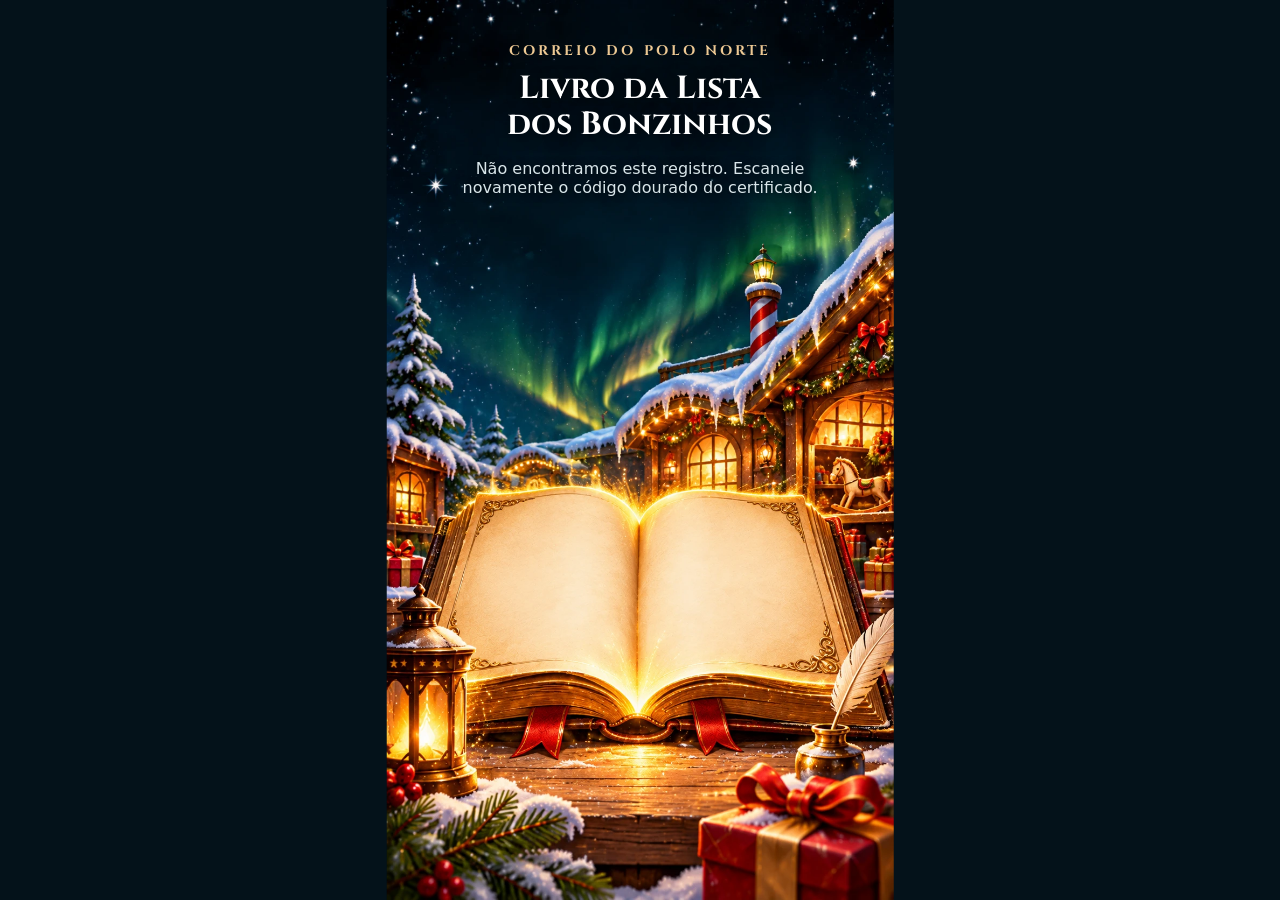
<file: lista.html>
<!DOCTYPE html>
<html lang="pt-BR">
<head>
<meta charset="utf-8">
<meta name="viewport" content="width=device-width, initial-scale=1, viewport-fit=cover">
<title>Livro da Lista dos Bonzinhos · Polo Norte</title>
<meta name="robots" content="noindex">
<meta name="theme-color" content="#04121a">
<link rel="preload" as="image" href="images/lista-fundo.webp">
<link rel="stylesheet" href="css/kit-fonts.css">
<style>
  *{box-sizing:border-box}
  html,body{margin:0;background:#04121a;color:#f8f3e9;font-family:"Segoe UI",system-ui,-apple-system,sans-serif}
  body{height:100vh;height:100dvh;overflow:hidden;position:relative}
  /* cena com a proporção da imagem, sempre cobrindo a tela inteira */
  .scene{position:absolute;left:50%;top:50%;transform:translate(-50%,-50%);width:max(100vw,calc(100dvh * 941 / 1672));height:max(100dvh,calc(100vw * 1672 / 941));max-width:none;background:url(images/lista-fundo.webp) center/100% 100% no-repeat;overflow:hidden;--u:min(1vw,calc(100dvh * 941 / 1672 / 100))}
  @media (min-aspect-ratio:941/1672){.scene{width:calc(100dvh * 941 / 1672);height:100dvh;background-color:#04121a}}
  .top{position:absolute;left:12%;right:12%;top:4.5%;text-align:center}
  .kicker{font-family:Cinzel,serif;font-weight:700;font-size:clamp(11px,3vw,14px);letter-spacing:.22em;color:#edc994;margin:0}
  .title{font-family:Cinzel,serif;font-weight:700;font-size:clamp(22px,6.6vw,32px);line-height:1.15;margin:.35em 0 0;color:#fff;text-shadow:0 2px 14px rgba(0,0,0,.6)}
  .status{font-size:clamp(13px,3.6vw,16px);margin:.9em auto 0;max-width:30em;color:#d9e6ea;text-shadow:0 1px 8px rgba(0,0,0,.7)}
  .dots::after{content:'';animation:dots 1.2s steps(4) infinite}
  @keyframes dots{0%{content:''}25%{content:'.'}50%{content:'..'}75%{content:'...'}}
  /* páginas do livro (coordenadas relativas à imagem 941x1672) */
  .page{position:absolute;top:56%;height:20.5%;display:flex;flex-direction:column;align-items:center;justify-content:center;text-align:center;color:#3a2412;opacity:0;transition:opacity 1.2s ease,transform 1.2s ease;transform:translateY(8px)}
  .page.left{left:15%;width:33%}
  .page.right{left:51.5%;width:33%}
  .show .page{opacity:1;transform:none}
  .show .page.right{transition-delay:.7s}
  .label{font-family:Cinzel,serif;font-weight:700;font-size:clamp(8px,2.2vw,11px);letter-spacing:.12em;color:#a3302a;margin:0}
  .name{font-family:"Dancing Script",cursive;font-weight:700;font-size:clamp(26px,8.5vw,42px);line-height:1;margin:.15em 0;color:#7a4a0c;word-break:break-word}
  .small{font-family:"Dancing Script",cursive;font-size:clamp(13px,3.7vw,18px);line-height:1.15;margin:.2em 0 0}
  .ok{display:inline-flex;align-items:center;gap:.3em;font-family:Cinzel,serif;font-weight:700;font-size:clamp(10px,2.8vw,13px);color:#1f7a3f;margin:0 0 .3em}
  .ok svg{width:1.4em;height:1.4em;flex:none}
  .reg{font-family:Cinzel,serif;font-size:clamp(7px,2vw,10px);letter-spacing:.06em;color:#6b4a2a;margin:.5em 0 0}
  .seal{position:absolute;left:50%;top:42%;transform:translate(-50%,-50%) scale(.6);opacity:0;transition:all .8s cubic-bezier(.2,1.6,.4,1) 1.6s}
  .show .seal{opacity:1;transform:translate(-50%,-50%) scale(1)}
  .seal-inner{background:rgba(4,18,26,.72);border:1px solid rgba(237,201,148,.55);border-radius:999px;padding:.5em .9em;font-family:Cinzel,serif;font-weight:700;font-size:clamp(10px,2.9vw,14px);color:#edc994;text-align:center;white-space:nowrap;box-shadow:0 0 24px rgba(237,201,148,.35)}
  .sparkles{position:absolute;inset:0;pointer-events:none}
  .sparkles i{position:absolute;width:4px;height:4px;border-radius:50%;background:#ffe9b0;box-shadow:0 0 8px 2px rgba(255,220,140,.8);opacity:0;animation:tw 2.4s ease-in-out infinite}
  @keyframes tw{0%,100%{opacity:0;transform:scale(.4)}50%{opacity:1;transform:scale(1)}}
  .notfound .page,.notfound .seal{display:none}
  @media (prefers-reduced-motion:reduce){.page,.seal{transition:none}.sparkles i,.dots::after{animation:none}}
</style>
</head>
<body>
<main class="scene" id="scene">
  <div class="sparkles" id="sparkles" aria-hidden="true"></div>
  <header class="top">
    <p class="kicker">CORREIO DO POLO NORTE</p>
    <h1 class="title">Livro da Lista<br>dos Bonzinhos</h1>
    <p class="status" id="status" role="status"><span class="dots">Procurando o seu nome no livro do Papai Noel</span></p>
  </header>
  <div class="seal" aria-hidden="true"><div class="seal-inner">✦ Registro encontrado ✦</div></div>
  <section class="page left" aria-label="Nome registrado">
    <p class="label">Nome registrado</p>
    <p class="name" id="name"></p>
    <p class="small">Natal de <span id="year"></span></p>
  </section>
  <section class="page right" aria-label="Situação">
    <p class="ok"><svg viewBox="0 0 24 24" aria-hidden="true"><circle cx="12" cy="12" r="11" fill="#1f7a3f"/><path d="M6.5 12.5l3.5 3.5 7.5-8" fill="none" stroke="#fff" stroke-width="2.6" stroke-linecap="round" stroke-linejoin="round"/></svg>CONFIRMADO</p>
    <p class="small" id="deed"></p>
    <p class="reg" id="reg"></p>
  </section>
</main>
<script src="js/kit-magico.js"></script>
<script>
(function () {
  var sp = document.getElementById('sparkles');
  for (var i = 0; i < 26; i++) {
    var s = document.createElement('i');
    s.style.left = (Math.random() * 100) + '%'; s.style.top = (Math.random() * 60) + '%';
    s.style.animationDelay = (Math.random() * 2.4) + 's'; sp.appendChild(s);
  }
  var d = KitMagico.lerLista(location.hash), scene = document.getElementById('scene'), st = document.getElementById('status');
  if (!d) {
    scene.classList.add('notfound');
    st.textContent = 'Não encontramos este registro. Escaneie novamente o código dourado do certificado.';
    return;
  }
  document.getElementById('name').textContent = d.n;
  document.getElementById('year').textContent = d.y || KitMagico.ANO;
  document.getElementById('deed').textContent = 'Está na lista porque ' + d.d + '.';
  document.getElementById('reg').textContent = 'Registro nº ' + (d.r || '');
  document.title = d.n + ' está na Lista dos Bonzinhos!';
  var reduce = window.matchMedia && matchMedia('(prefers-reduced-motion: reduce)').matches;
  setTimeout(function () {
    st.textContent = 'O Papai Noel confirmou: ' + d.n + ' está na Lista dos Bonzinhos!';
    scene.classList.add('show');
  }, reduce ? 0 : 2200);
})();
</script>
</body>
</html>
</file>
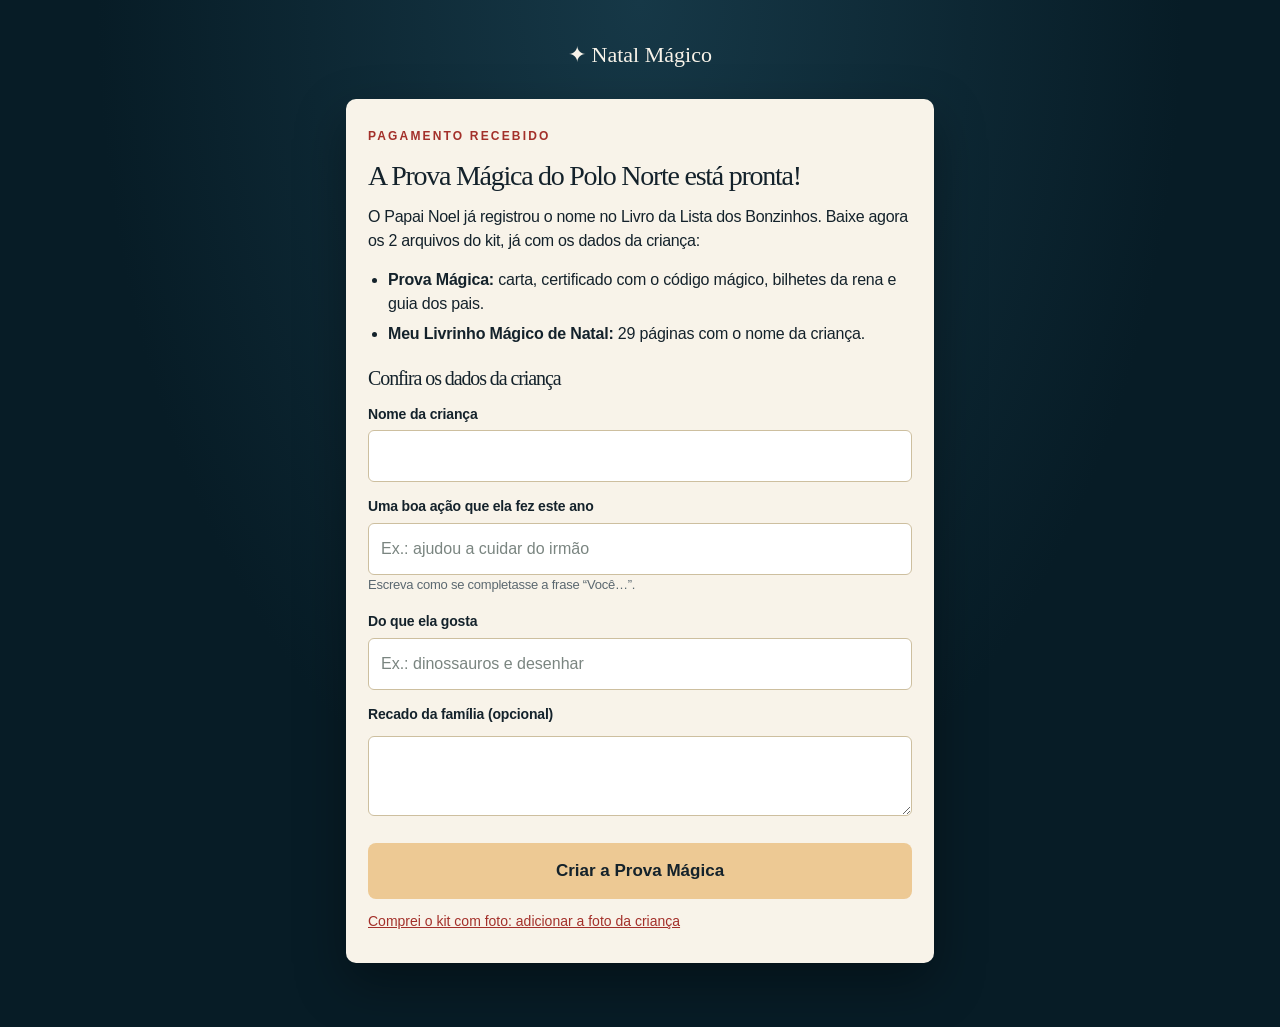
<file: obrigado.html>
<!DOCTYPE html>
<html lang="pt-BR">
<head>
<meta charset="utf-8">
<meta name="viewport" content="width=device-width, initial-scale=1">
<title>Sua Prova Mágica está pronta · Natal Mágico</title>
<meta name="robots" content="noindex">
<meta name="theme-color" content="#061c29">
<link rel="stylesheet" href="css/styles.css">
<link rel="stylesheet" href="css/kit-fonts.css">
<style>
  html{background:#071c26}
  body{min-height:100vh;background:#071c26 radial-gradient(ellipse at top,#163847 0%,#071c26 60%) no-repeat;color:#f8f3e9}
  .ob-wrap{max-width:620px;margin:0 auto;padding:36px 16px 64px}
  .ob-brand{display:block;text-align:center;font-family:Georgia,serif;font-size:22px;color:#f8f3e9;margin-bottom:24px;text-decoration:none}
  .ob-card{background:#f8f3e9;color:#14222b;border-radius:10px;padding:28px 22px;box-shadow:0 20px 50px rgba(0,0,0,.35)}
  .ob-kicker{font-size:12px;letter-spacing:.18em;text-transform:uppercase;color:#a3302a;font-weight:700;margin:0 0 8px}
  .ob-card h1{font-family:Georgia,serif;font-size:28px;line-height:1.2;margin:0 0 12px;color:#14222b}
  .ob-card h2{font-family:Georgia,serif;font-size:20px;margin:22px 0 8px;color:#14222b}
  .ob-card p{margin:0 0 14px;line-height:1.55}
  .ob-steps{margin:16px 0;padding:0;list-style:none;counter-reset:s}
  .ob-steps li{counter-increment:s;position:relative;padding-left:38px;margin-bottom:12px;line-height:1.45}
  .ob-steps li::before{content:counter(s);position:absolute;left:0;top:0;width:26px;height:26px;border-radius:50%;background:#14222b;color:#edc994;font-weight:700;font-size:14px;display:flex;align-items:center;justify-content:center}
  .ob-form label{display:block;font-weight:650;font-size:14px;margin:12px 0 4px}
  .ob-form input,.ob-form textarea{width:100%;box-sizing:border-box;padding:11px 12px;border:1px solid #cdbf9f;border-radius:6px;font:inherit;background:#fff;color:#14222b}
  .ob-form textarea{min-height:70px;resize:vertical}
  .ob-hint{font-size:13px;color:#5b6870;margin:4px 0 0}
  .ob-btn{display:flex;align-items:center;justify-content:center;gap:10px;width:100%;min-height:56px;margin-top:18px;border:0;border-radius:8px;background:#a3302a;color:#fff;font-weight:700;font-size:17px;cursor:pointer;box-sizing:border-box;padding:12px 16px;font-family:inherit}
  .ob-btn:hover{background:#8a2621}
  .ob-btn[disabled]{opacity:.6;cursor:wait}
  .ob-btn.gold{background:#edc994;color:#14222b}
  .ob-btn.gold:hover{background:#e2b977}
  .ob-link{display:block;text-align:center;margin-top:14px;color:#a3302a;font-weight:650}
  .ob-preview{display:grid;grid-template-columns:1fr 1.41fr;gap:10px;margin:18px 0 4px}
  .ob-preview img{width:100%;height:auto;border-radius:6px;box-shadow:0 6px 16px rgba(0,0,0,.18);background:#eee}
  .ob-preview img.wide{grid-column:1 / -1}
  .ob-photo{margin:6px 0 18px;padding:16px;border:1px dashed #cdbf9f;border-radius:10px;background:#fff}
  .ob-photo h2{margin-top:0}
  .ob-photo-ok{display:flex;align-items:center;gap:14px;margin:4px 0 4px}
  .ob-photo-ok img{width:96px;height:96px;border-radius:50%;object-fit:cover;border:4px solid #c9a55c;flex:none}
  .ob-photo-ok strong{display:block;color:#1f7a3f;font-size:17px}
  .ob-photo-ok span{font-size:14px;color:#5b6870}
  .ob-file{position:relative;overflow:hidden}
  .ob-file input{position:absolute;inset:0;opacity:0;cursor:pointer}
  .ob-list{margin:0 0 14px;padding-left:20px;line-height:1.5}
  .ob-list li{margin-bottom:6px}
  .ob-small{font-size:13px;color:#5b6870;margin-top:14px}
  .ob-edit{background:none;border:0;color:#a3302a;text-decoration:underline;font:inherit;font-size:14px;cursor:pointer;padding:0;margin-top:10px}
  .ob-error{color:#a3302a;font-size:14px;margin-top:10px}
  [hidden]{display:none!important}
</style>
</head>
<body>
<main class="ob-wrap">
  <a class="ob-brand" href="./">✦ Natal Mágico</a>
  <section class="ob-card" aria-labelledby="ob-title">
    <p class="ob-kicker">Pagamento recebido</p>
    <h1 id="ob-title">A Prova Mágica do Polo Norte está pronta!</h1>
    <p>O Papai Noel já registrou o nome no Livro da Lista dos Bonzinhos. Baixe agora os 2 arquivos do kit, já com os dados da criança:</p>
    <ul class="ob-list"><li><strong>Prova Mágica:</strong> carta, certificado com o código mágico, bilhetes da rena e guia dos pais.</li><li><strong>Meu Livrinho Mágico de Natal:</strong> 29 páginas com o nome da criança.</li></ul>

    <form class="ob-form" id="ob-form" hidden novalidate>
      <h2>Confira os dados da criança</h2>
      <label for="f-child">Nome da criança</label>
      <input id="f-child" maxlength="24" required autocomplete="off">
      <label for="f-deed">Uma boa ação que ela fez este ano</label>
      <input id="f-deed" maxlength="120" required placeholder="Ex.: ajudou a cuidar do irmão" autocomplete="off">
      <p class="ob-hint">Escreva como se completasse a frase “Você…”.</p>
      <label for="f-likes">Do que ela gosta</label>
      <input id="f-likes" maxlength="80" required placeholder="Ex.: dinossauros e desenhar" autocomplete="off">
      <label for="f-note">Recado da família (opcional)</label>
      <textarea id="f-note" maxlength="160"></textarea>
      <p class="ob-error" id="ob-error" hidden>Preencha o nome, a boa ação e do que a criança gosta.</p>
      <button type="submit" class="ob-btn gold">Criar a Prova Mágica</button>
    </form>

    <div class="ob-photo" id="ob-photo" hidden>
      <h2>Foto da criança</h2>
      <p>Escolha uma foto nítida do rosto. Ela entra na carta e no certificado na hora e fica só no seu aparelho.</p>
      <div class="ob-photo-ok" id="ob-photo-ok" hidden>
        <img id="ob-photo-img" alt="Foto escolhida" width="96" height="96">
        <div><strong>Foto adicionada ✓</strong><span>Ela já está na carta, no certificado e na carteirinha de elfo.</span></div>
      </div>
      <label class="ob-btn gold ob-file"><input type="file" id="f-photo" accept="image/*"><span id="ob-photo-label">Escolher foto</span></label>
      <p class="ob-small" id="ob-photo-status" role="status" hidden></p>
      <p class="ob-error" id="ob-photo-error" role="alert" hidden></p>
    </div>
    <button type="button" class="ob-edit" id="ob-photo-show" hidden>Comprei o kit com foto: adicionar a foto da criança</button>

    <div id="ob-ready" hidden>
      <div class="ob-preview" id="ob-preview" aria-label="Prévia do kit"></div>
      <button type="button" class="ob-btn" id="ob-download">Baixar a Prova Mágica (PDF)</button>
      <button type="button" class="ob-btn gold" id="ob-livrinho">Baixar o Livrinho Mágico · 29 páginas (PDF)</button>
      <p class="ob-small" id="ob-livrinho-status" role="status"></p>
      <a class="ob-link" id="ob-lista" href="lista.html" target="_blank" rel="noopener">Ver a página secreta do Livro do Polo Norte →</a>
      <button type="button" class="ob-edit" id="ob-edit">Corrigir dados</button>

      <h2>Como fazer a magia acontecer</h2>
      <ol class="ob-steps">
        <li>Imprima os PDFs em folha A4 (a carta e o certificado ficam mais bonitos em papel mais grosso).</li>
        <li>Deixe a carta, o certificado e o bilhete da rena em um lugar especial, como embaixo da árvore.</li>
        <li>Quando a criança perguntar se é de verdade, aponte a câmera do celular para o código dourado do certificado. O nome dela aparece no Livro do Polo Norte!</li>
      </ol>
      <p class="ob-small">Precisa de ajuda? Suporte somente pelo <a href="https://wa.me/5515997663247" target="_blank" rel="noopener">WhatsApp (15) 99766-3247</a>.</p>
      <p class="ob-small">Dica: guarde os PDFs. Você pode baixar de novo por esta página, neste mesmo navegador.</p>
    </div>
  </section>
</main>
<script src="js/vendor/qrcode.js" defer></script>
<script src="js/vendor/jspdf.umd.min.js" defer></script>
<script src="js/kit-magico.js" defer></script>
<script src="js/livrinho.js" defer></script>
<script src="js/obrigado.js" defer></script>
</body>
</html>
</file>
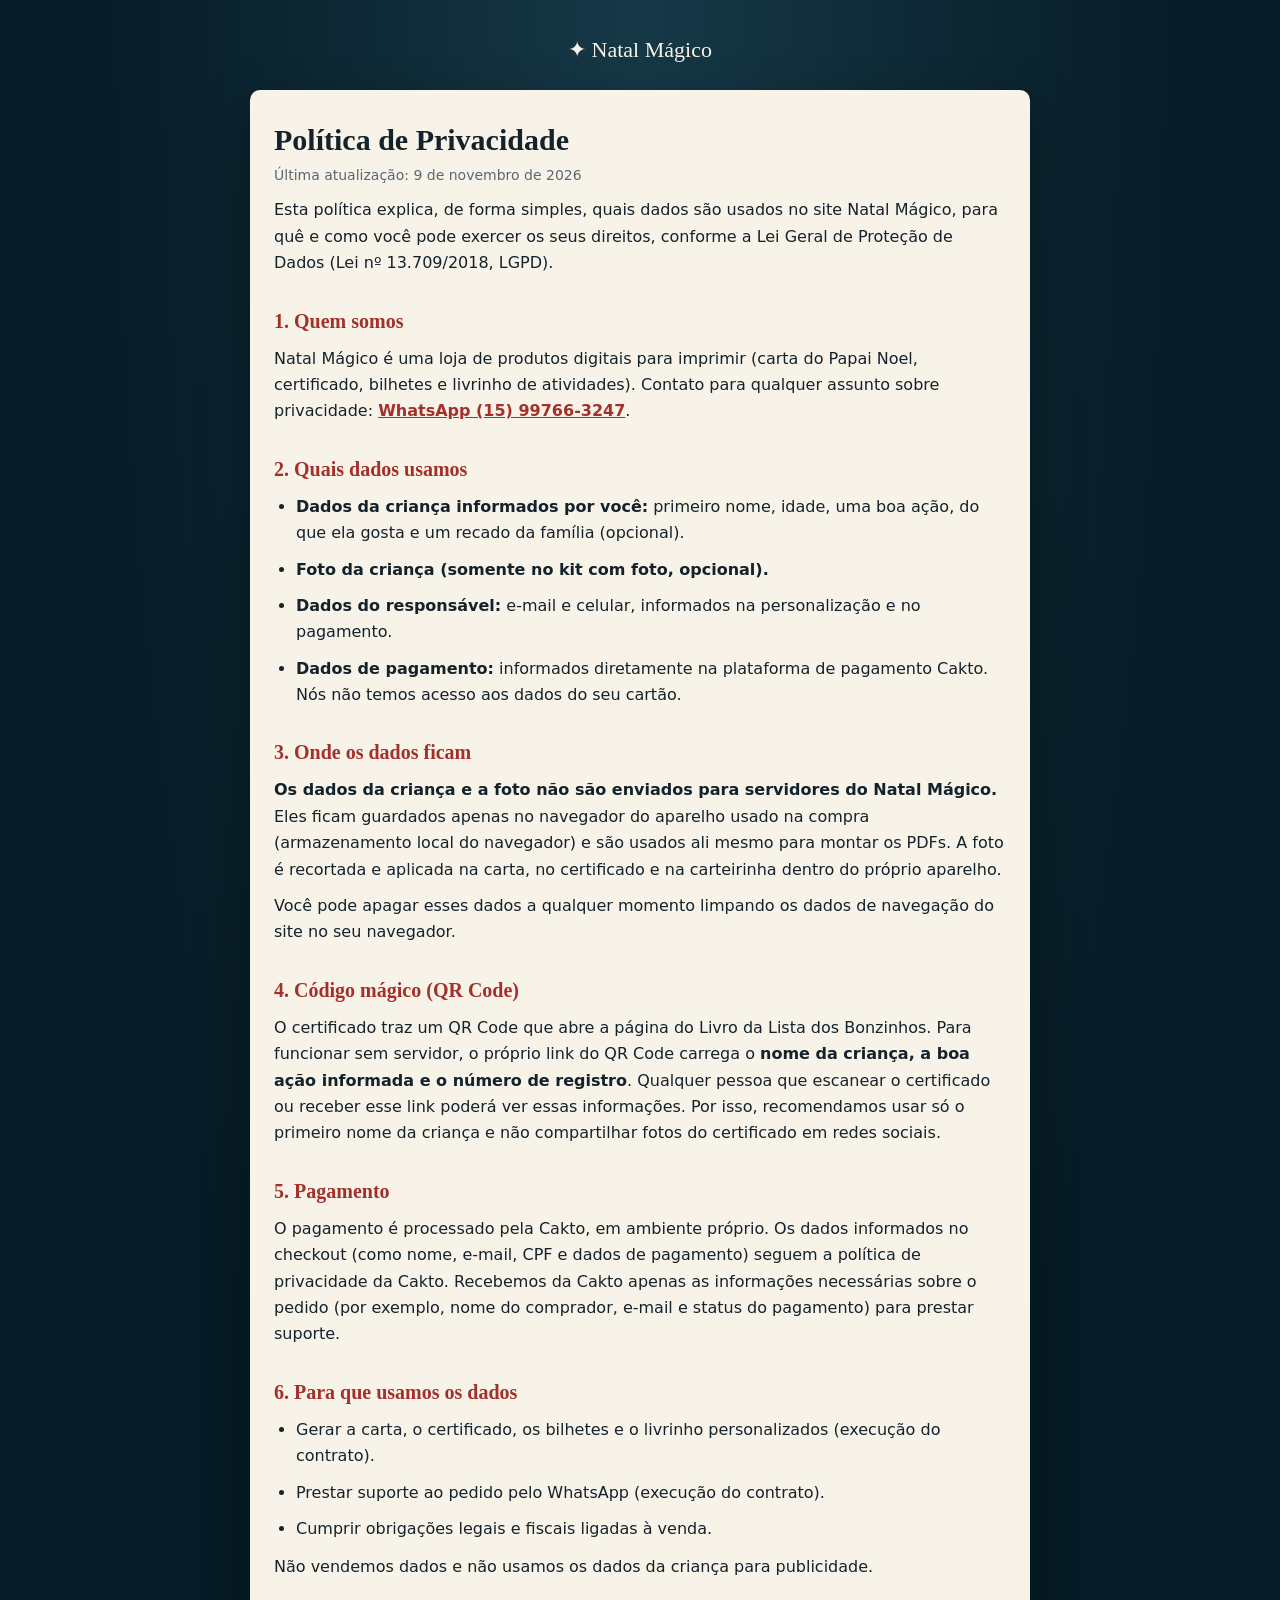
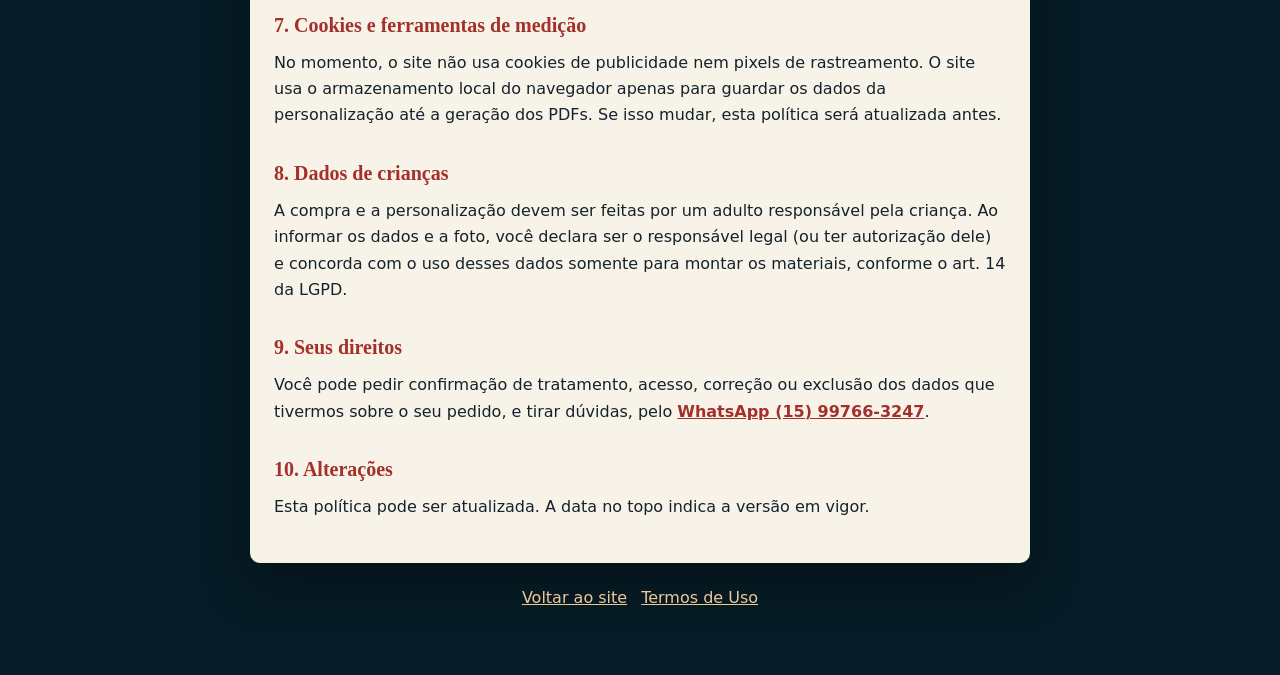
<file: privacidade.html>
<!DOCTYPE html>
<html lang="pt-BR">
<head>
<meta charset="utf-8">
<meta name="viewport" content="width=device-width, initial-scale=1">
<title>Política de Privacidade · Natal Mágico</title>
<meta name="theme-color" content="#061c29">
<link rel="stylesheet" href="css/legal.css">
</head>
<body>
<main class="lg-wrap">
  <a class="lg-brand" href="./">✦ Natal Mágico</a>
  <article class="lg-card">
    <h1>Política de Privacidade</h1>
    <p class="lg-date">Última atualização: 9 de novembro de 2026</p>

    <p>Esta política explica, de forma simples, quais dados são usados no site Natal Mágico, para quê e como você pode exercer os seus direitos, conforme a Lei Geral de Proteção de Dados (Lei nº 13.709/2018, LGPD).</p>

    <h2>1. Quem somos</h2>
    <p>Natal Mágico é uma loja de produtos digitais para imprimir (carta do Papai Noel, certificado, bilhetes e livrinho de atividades). Contato para qualquer assunto sobre privacidade: <a href="https://wa.me/5515997663247" target="_blank" rel="noopener">WhatsApp (15) 99766-3247</a>.</p>

    <h2>2. Quais dados usamos</h2>
    <ul>
      <li><strong>Dados da criança informados por você:</strong> primeiro nome, idade, uma boa ação, do que ela gosta e um recado da família (opcional).</li>
      <li><strong>Foto da criança (somente no kit com foto, opcional).</strong></li>
      <li><strong>Dados do responsável:</strong> e-mail e celular, informados na personalização e no pagamento.</li>
      <li><strong>Dados de pagamento:</strong> informados diretamente na plataforma de pagamento Cakto. Nós não temos acesso aos dados do seu cartão.</li>
    </ul>

    <h2>3. Onde os dados ficam</h2>
    <p><strong>Os dados da criança e a foto não são enviados para servidores do Natal Mágico.</strong> Eles ficam guardados apenas no navegador do aparelho usado na compra (armazenamento local do navegador) e são usados ali mesmo para montar os PDFs. A foto é recortada e aplicada na carta, no certificado e na carteirinha dentro do próprio aparelho.</p>
    <p>Você pode apagar esses dados a qualquer momento limpando os dados de navegação do site no seu navegador.</p>

    <h2>4. Código mágico (QR Code)</h2>
    <p>O certificado traz um QR Code que abre a página do Livro da Lista dos Bonzinhos. Para funcionar sem servidor, o próprio link do QR Code carrega o <strong>nome da criança, a boa ação informada e o número de registro</strong>. Qualquer pessoa que escanear o certificado ou receber esse link poderá ver essas informações. Por isso, recomendamos usar só o primeiro nome da criança e não compartilhar fotos do certificado em redes sociais.</p>

    <h2>5. Pagamento</h2>
    <p>O pagamento é processado pela Cakto, em ambiente próprio. Os dados informados no checkout (como nome, e-mail, CPF e dados de pagamento) seguem a política de privacidade da Cakto. Recebemos da Cakto apenas as informações necessárias sobre o pedido (por exemplo, nome do comprador, e-mail e status do pagamento) para prestar suporte.</p>

    <h2>6. Para que usamos os dados</h2>
    <ul>
      <li>Gerar a carta, o certificado, os bilhetes e o livrinho personalizados (execução do contrato).</li>
      <li>Prestar suporte ao pedido pelo WhatsApp (execução do contrato).</li>
      <li>Cumprir obrigações legais e fiscais ligadas à venda.</li>
    </ul>
    <p>Não vendemos dados e não usamos os dados da criança para publicidade.</p>

    <h2>7. Cookies e ferramentas de medição</h2>
    <p>No momento, o site não usa cookies de publicidade nem pixels de rastreamento. O site usa o armazenamento local do navegador apenas para guardar os dados da personalização até a geração dos PDFs. Se isso mudar, esta política será atualizada antes.</p>

    <h2>8. Dados de crianças</h2>
    <p>A compra e a personalização devem ser feitas por um adulto responsável pela criança. Ao informar os dados e a foto, você declara ser o responsável legal (ou ter autorização dele) e concorda com o uso desses dados somente para montar os materiais, conforme o art. 14 da LGPD.</p>

    <h2>9. Seus direitos</h2>
    <p>Você pode pedir confirmação de tratamento, acesso, correção ou exclusão dos dados que tivermos sobre o seu pedido, e tirar dúvidas, pelo <a href="https://wa.me/5515997663247" target="_blank" rel="noopener">WhatsApp (15) 99766-3247</a>.</p>

    <h2>10. Alterações</h2>
    <p>Esta política pode ser atualizada. A data no topo indica a versão em vigor.</p>
  </article>
  <nav class="lg-nav"><a href="./">Voltar ao site</a><a href="termos.html">Termos de Uso</a></nav>
</main>
</body>
</html>
</file>
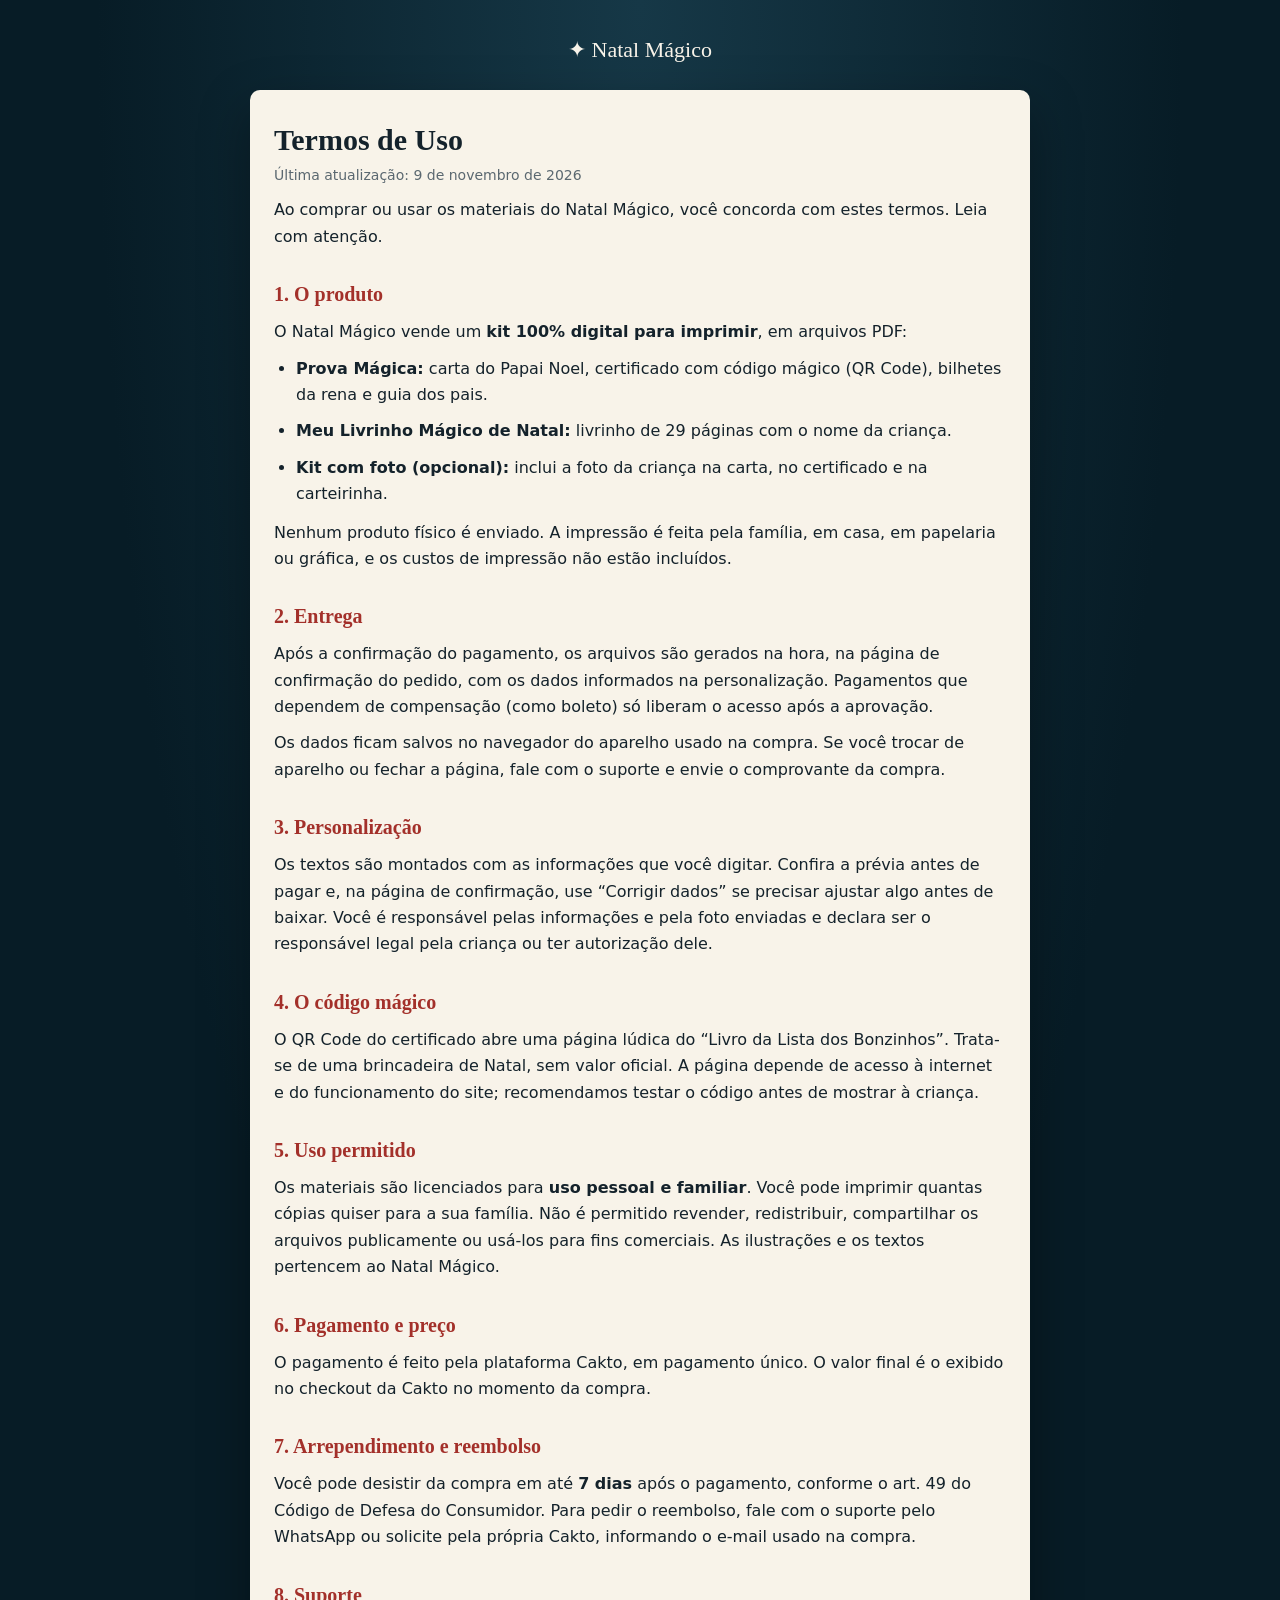
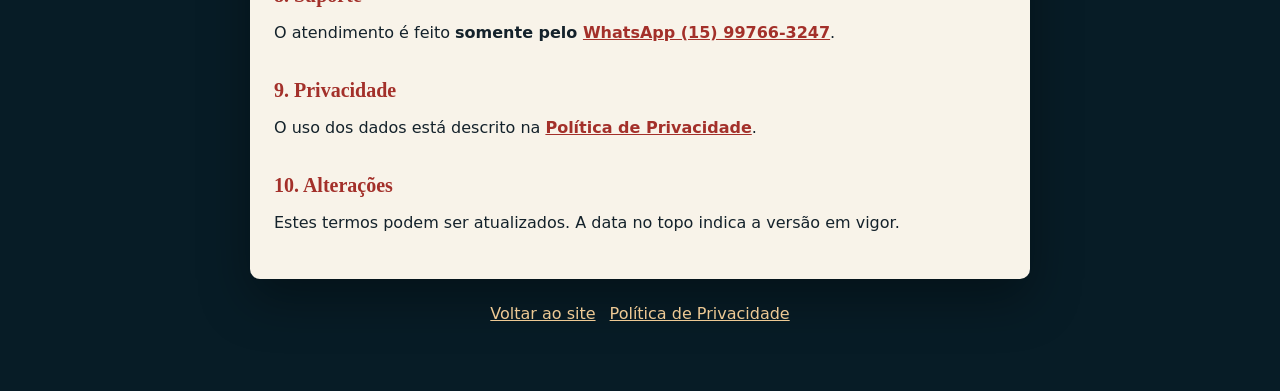
<file: termos.html>
<!DOCTYPE html>
<html lang="pt-BR">
<head>
<meta charset="utf-8">
<meta name="viewport" content="width=device-width, initial-scale=1">
<title>Termos de Uso · Natal Mágico</title>
<meta name="theme-color" content="#061c29">
<link rel="stylesheet" href="css/legal.css">
</head>
<body>
<main class="lg-wrap">
  <a class="lg-brand" href="./">✦ Natal Mágico</a>
  <article class="lg-card">
    <h1>Termos de Uso</h1>
    <p class="lg-date">Última atualização: 9 de novembro de 2026</p>

    <p>Ao comprar ou usar os materiais do Natal Mágico, você concorda com estes termos. Leia com atenção.</p>

    <h2>1. O produto</h2>
    <p>O Natal Mágico vende um <strong>kit 100% digital para imprimir</strong>, em arquivos PDF:</p>
    <ul>
      <li><strong>Prova Mágica:</strong> carta do Papai Noel, certificado com código mágico (QR Code), bilhetes da rena e guia dos pais.</li>
      <li><strong>Meu Livrinho Mágico de Natal:</strong> livrinho de 29 páginas com o nome da criança.</li>
      <li><strong>Kit com foto (opcional):</strong> inclui a foto da criança na carta, no certificado e na carteirinha.</li>
    </ul>
    <p>Nenhum produto físico é enviado. A impressão é feita pela família, em casa, em papelaria ou gráfica, e os custos de impressão não estão incluídos.</p>

    <h2>2. Entrega</h2>
    <p>Após a confirmação do pagamento, os arquivos são gerados na hora, na página de confirmação do pedido, com os dados informados na personalização. Pagamentos que dependem de compensação (como boleto) só liberam o acesso após a aprovação.</p>
    <p>Os dados ficam salvos no navegador do aparelho usado na compra. Se você trocar de aparelho ou fechar a página, fale com o suporte e envie o comprovante da compra.</p>

    <h2>3. Personalização</h2>
    <p>Os textos são montados com as informações que você digitar. Confira a prévia antes de pagar e, na página de confirmação, use “Corrigir dados” se precisar ajustar algo antes de baixar. Você é responsável pelas informações e pela foto enviadas e declara ser o responsável legal pela criança ou ter autorização dele.</p>

    <h2>4. O código mágico</h2>
    <p>O QR Code do certificado abre uma página lúdica do “Livro da Lista dos Bonzinhos”. Trata-se de uma brincadeira de Natal, sem valor oficial. A página depende de acesso à internet e do funcionamento do site; recomendamos testar o código antes de mostrar à criança.</p>

    <h2>5. Uso permitido</h2>
    <p>Os materiais são licenciados para <strong>uso pessoal e familiar</strong>. Você pode imprimir quantas cópias quiser para a sua família. Não é permitido revender, redistribuir, compartilhar os arquivos publicamente ou usá-los para fins comerciais. As ilustrações e os textos pertencem ao Natal Mágico.</p>

    <h2>6. Pagamento e preço</h2>
    <p>O pagamento é feito pela plataforma Cakto, em pagamento único. O valor final é o exibido no checkout da Cakto no momento da compra.</p>

    <h2>7. Arrependimento e reembolso</h2>
    <p>Você pode desistir da compra em até <strong>7 dias</strong> após o pagamento, conforme o art. 49 do Código de Defesa do Consumidor. Para pedir o reembolso, fale com o suporte pelo WhatsApp ou solicite pela própria Cakto, informando o e-mail usado na compra.</p>

    <h2>8. Suporte</h2>
    <p>O atendimento é feito <strong>somente pelo <a href="https://wa.me/5515997663247" target="_blank" rel="noopener">WhatsApp (15) 99766-3247</a></strong>.</p>

    <h2>9. Privacidade</h2>
    <p>O uso dos dados está descrito na <a href="privacidade.html">Política de Privacidade</a>.</p>

    <h2>10. Alterações</h2>
    <p>Estes termos podem ser atualizados. A data no topo indica a versão em vigor.</p>
  </article>
  <nav class="lg-nav"><a href="./">Voltar ao site</a><a href="privacidade.html">Política de Privacidade</a></nav>
</main>
</body>
</html>
</file>
<file: css/kit-fonts.css>
@font-face{font-family:"Dancing Script";font-weight:400;font-display:swap;src:url(../fonts/dancing-script-latin-400-normal.woff2) format("woff2")}
@font-face{font-family:"Dancing Script";font-weight:700;font-display:swap;src:url(../fonts/dancing-script-latin-700-normal.woff2) format("woff2")}
@font-face{font-family:Cinzel;font-weight:400;font-display:swap;src:url(../fonts/cinzel-latin-400-normal.woff2) format("woff2")}
@font-face{font-family:Cinzel;font-weight:700;font-display:swap;src:url(../fonts/cinzel-latin-700-normal.woff2) format("woff2")}
</file>
<file: css/styles.css>
/* Natal Mágico — estilos. Sem dependências externas. */
:root{
  --navy:#061c29;--navy-2:#0b2937;--gold:#eac38a;--paper:#f5eddf;--red:#9c302a;--green:#17372f;
  --ink:#24332f;--muted:#b4c3ca;--warm-muted:#505b55;
  --serif:"Iowan Old Style","Palatino Linotype",Palatino,"Book Antiqua",Georgia,serif;
  --sans:system-ui,-apple-system,"Segoe UI",Roboto,"Helvetica Neue",sans-serif;
  --grain:url("data:image/svg+xml,%3Csvg xmlns='http://www.w3.org/2000/svg' width='160' height='160'%3E%3Cfilter id='n'%3E%3CfeTurbulence type='fractalNoise' baseFrequency='.8' numOctaves='2' stitchTiles='stitch'/%3E%3CfeColorMatrix values='0 0 0 0 .35 0 0 0 0 .27 0 0 0 0 .18 0 0 0 .1 0'/%3E%3C/filter%3E%3Crect width='160' height='160' filter='url(%23n)'/%3E%3C/svg%3E");
}
*{box-sizing:border-box}
html{scroll-behavior:smooth;scroll-padding-top:84px;-webkit-text-size-adjust:100%}
body{margin:0;background:var(--navy);color:var(--paper);font:16px/1.6 var(--sans);overflow-x:hidden}
h1,h2,h3,.brand{font-family:var(--serif);font-weight:400;line-height:1.1;margin:0}
h1{font-size:clamp(34px,5vw,68px);max-width:1100px;margin:20px auto 22px;letter-spacing:-.01em;text-wrap:balance}
h2{font-size:clamp(32px,4.4vw,60px);margin:14px 0 22px;letter-spacing:-.01em}
h3{font-size:26px}
p{max-width:580px;margin:0 0 16px}
em{color:var(--gold)}
a{color:inherit;text-decoration:none}
button,input,textarea,select{font:inherit;color:inherit}
button{cursor:pointer}
.sr-only{position:absolute;width:1px;height:1px;overflow:hidden;clip:rect(0 0 0 0);white-space:nowrap}
.skip{position:fixed;left:12px;top:-60px;z-index:100;background:var(--gold);color:#14222b;padding:10px 16px;border-radius:4px;font-weight:650}
.skip:focus{top:12px}
:focus-visible{outline:3px solid var(--gold);outline-offset:3px;border-radius:2px}
.warm :focus-visible,.paper-bg :focus-visible,dialog :focus-visible{outline-color:var(--red)}

/* Botões e rótulos */
.btn{display:inline-flex;align-items:center;justify-content:center;gap:8px;min-height:48px;padding:12px 24px;border:1px solid var(--gold);border-radius:4px;background:var(--gold);color:#14222b;font-weight:650;font-size:15px;transition:transform .2s,box-shadow .2s,background .2s}
.btn:hover{transform:translateY(-2px);box-shadow:0 8px 30px #eac38a30}
.btn.ghost{background:transparent;color:var(--paper);border-color:#ffffff66}
.btn.dark{background:var(--navy);border-color:var(--navy);color:var(--paper)}
.btn.red{background:var(--red);border-color:var(--red);color:#fff}
.btn[disabled]{opacity:.55;cursor:not-allowed;transform:none;box-shadow:none}
.eyebrow{color:var(--gold);font-size:12px;letter-spacing:.2em;text-transform:uppercase;font-weight:600}
.warm .eyebrow{color:var(--red)}
.muted{color:var(--muted)}
.small{font-size:13px}

/* Navegação fixa */
nav.top{position:fixed;top:0;left:0;right:0;z-index:30;display:flex;align-items:center;justify-content:space-between;gap:12px;padding:12px 5%;border-bottom:1px solid #ffffff14;transition:background .3s,backdrop-filter .3s}
nav.top.solid{background:#061c29e6;backdrop-filter:blur(8px);-webkit-backdrop-filter:blur(8px)}
.brand{font-size:24px;display:flex;align-items:center;gap:8px;white-space:nowrap}
.brand svg{width:18px;height:18px;fill:var(--gold)}
.brand span{color:var(--gold)}
nav .links{display:flex;align-items:center;gap:22px;font-size:14px}
nav .links a:not(.btn):hover{color:var(--gold)}
nav .btn{min-height:44px;padding:8px 18px;font-size:14px;white-space:nowrap}
.audio{width:44px;height:44px;border-radius:50%;border:1px solid #d7b17a77;background:#0b2937cc;color:var(--gold);display:grid;place-items:center;padding:0}
.audio svg{width:20px;height:20px;fill:none;stroke:currentColor;stroke-width:1.7;stroke-linecap:round}
.audio .off{display:none}
.audio[aria-pressed="false"] .on{display:none}
.audio[aria-pressed="false"] .off{display:block}

/* Jornada de rolagem: a cena é fixa e a posição controla o progresso real da rolagem */
.scroll-journey{height:400svh;position:relative}
.hero{position:sticky;top:0;height:100svh;min-height:640px;overflow:hidden;isolation:isolate;text-align:center;background:radial-gradient(ellipse at 50% 55%,#214458 0,#0c2a3b 40%,#04141f 85%)}
.hero:after{content:'';position:absolute;inset:auto 0 0;height:60px;background:linear-gradient(transparent,var(--navy));z-index:2;pointer-events:none}
.hero:before{content:'';position:absolute;inset:0 0 auto;height:48%;z-index:3;pointer-events:none;background:linear-gradient(rgba(4,20,31,.78),rgba(4,20,31,.35) 55%,transparent)}
.hero-content{position:relative;z-index:3;padding:118px 20px 0;will-change:opacity,transform}
.hero-content p{margin:0 auto 24px;color:#cbd5d8;font-size:18px}
.actions{display:flex;justify-content:center;gap:12px;flex-wrap:wrap}
.hero-price{display:block;margin-top:18px;color:#c3ced1;font-size:14px}
.hero-price strong{color:var(--gold);font-weight:650}
.scene{position:absolute;left:0;bottom:0;width:100%;height:46%;transform-origin:50% 78%;will-change:transform,opacity;z-index:1}
.door-light{position:absolute;inset:0;z-index:2;opacity:0;pointer-events:none;background:radial-gradient(ellipse at 50% 72%,#ffd9a0 0,#f0a34e 28%,#7a4220 62%,#1a1010 100%);will-change:opacity}
.snow{position:absolute;inset:0;pointer-events:none;overflow:hidden;z-index:3}
.flake{position:absolute;top:0;background:#fff;border-radius:50%;opacity:.5;animation:fall linear infinite}
.snow.paused .flake{animation-play-state:paused}
@keyframes fall{from{transform:translateY(-30px)}to{transform:translateY(105vh)}}
.workshop{position:absolute;inset:0;z-index:2;opacity:0;pointer-events:none;overflow:hidden;will-change:opacity,transform;background:radial-gradient(ellipse at 55% 35%,#c17d3e55,transparent 50%),repeating-linear-gradient(90deg,#241d19 0,#241d19 13%,#35291f 13.3%,#211b17 13.7%)}
.workshop-window{position:absolute;left:15%;top:6%;height:34%;width:25%;max-width:280px;border:16px solid #4e3422;border-radius:100px 100px 0 0;background:radial-gradient(ellipse at bottom,#607e8b,#081c2c);box-shadow:0 0 0 3px #b9864450,0 0 120px #e8bb7620}
.workshop-window:before,.workshop-window:after{content:'';position:absolute;background:#4e3422}
.workshop-window:before{width:10px;height:100%;left:calc(50% - 5px)}
.workshop-window:after{height:10px;width:100%;top:50%}
.hearth-glow{position:absolute;right:0;bottom:30%;width:46%;height:60%;background:radial-gradient(ellipse at 80% 70%,#f2a54655,transparent 65%);pointer-events:none}
.desk{position:absolute;bottom:-10%;left:-10%;width:120%;height:59%;background:var(--grain),repeating-linear-gradient(3deg,#6b442c 0,#765035 5px,#62412c 8px,#4d3123 14px);transform:perspective(1100px) rotateX(28deg);box-shadow:0 -15px 80px #0008;border-top:12px solid #a07849}
.ink{position:absolute;left:19%;top:28%;width:90px;height:90px;transform:rotate(-23deg);opacity:.9}
.ink svg{width:100%;height:100%}
.scroll-envelope{position:absolute;left:50%;top:6%;width:380px;height:230px;transform:translateX(-50%) rotate(-6deg);perspective:1100px;--open:0;--lift:0;--seal:0}
.env-back{position:absolute;inset:0;background:#c6ac80;border-radius:4px;box-shadow:0 28px 45px #100b0b77}
.env-front{position:absolute;inset:0;z-index:4;background:#e4d0a9;clip-path:polygon(0 0,50% 53%,100% 0,100% 100%,0 100%);filter:drop-shadow(0 -2px 2px #6d503044)}
.env-front:after{content:'';position:absolute;inset:0;background:#eedcba;clip-path:polygon(0 100%,50% 40%,100% 100%)}
.env-flap{position:absolute;inset:0;z-index:6;background:#d6be97;clip-path:polygon(0 0,100% 0,50% 56%);transform-origin:50% 0;transform:rotateX(calc(var(--open)*180deg));filter:drop-shadow(0 3px 2px #49351c55)}
.env-seal{position:absolute;left:calc(50% - 27px);top:42%;height:54px;width:54px;display:grid;place-items:center;border-radius:50%;background:#922921;color:#efc280;border:4px double #d39363;z-index:7;font:italic 24px var(--serif);transform:translate(calc(var(--seal)*34px),calc(var(--seal)*90px)) rotate(calc(var(--seal)*38deg));opacity:calc(1 - var(--seal));box-shadow:0 4px 12px #0006}
/* A carta nasce dentro do envelope e só se revela à medida que sobe */
.journey-letter{position:absolute;left:7%;width:86%;height:340px;bottom:20px;z-index:3;background:var(--grain),#fbf0dc;color:#58402b;border:7px double #b7965d80;padding:26px 16px;text-align:center;box-shadow:0 3px 15px #0003;transform:translateY(calc(130px - var(--lift)*335px)) rotate(calc(var(--lift)*5deg));clip-path:inset(0 0 calc((1 - var(--lift))*130px) 0)}
.journey-letter .stamp{font-size:9px;letter-spacing:.18em;color:#9a4930}
.journey-letter h3{font-size:27px;margin:18px 0 12px}
.journey-letter p{font:14px/1.65 var(--serif);margin:0 auto 10px}
.journey-letter .signature{font-size:26px;margin-top:6px}
.journey-letter small{font-size:10px;color:#85705a;display:block;margin-top:6px}
.hl{background:linear-gradient(transparent 62%,rgba(234,195,138,calc(var(--lift,0)*.9)) 62%)}
.candle{position:absolute;right:15%;top:-22%;height:110px;width:34px;background:linear-gradient(90deg,#ae874f,#f5d799,#c6a265);box-shadow:0 10px 15px #0008}
.flame{position:absolute;bottom:100%;left:5px;width:24px;height:42px;border-radius:80% 10% 65% 45%;transform:rotate(-25deg);background:#fff3b2;box-shadow:0 0 30px #ffcd66,0 0 90px 45px #f3ad4c33;animation:flicker 2.6s ease-in-out infinite}
@keyframes flicker{0%,100%{opacity:1}45%{opacity:.86}60%{opacity:.95}}
.chapter{position:absolute;z-index:4;left:8%;right:8%;top:14%;text-align:center;opacity:0;visibility:hidden;pointer-events:none;will-change:opacity}
.chapter h2{font-size:clamp(34px,4.6vw,66px);text-shadow:0 4px 40px #000a;margin:10px 0 14px}
.chapter p{margin:0 auto;color:#e1e5df;text-shadow:0 2px 16px #000a}
.chapter-two{left:56%;right:4%;text-align:left}
.chapter-two p{margin:0}
.chapter-three{top:10%}
.chapter-three h2{font-size:clamp(28px,3.6vw,50px)}
.chapter-three .actions{margin-top:10px;pointer-events:auto}
.journey-progress{position:absolute;bottom:0;left:0;height:3px;width:100%;z-index:10;background:#ffffff16}
.journey-progress i{display:block;height:100%;background:var(--gold);width:0}
.scroll-hint{position:absolute;bottom:22px;left:0;right:0;z-index:10;font-size:11px;letter-spacing:.2em;color:var(--gold);pointer-events:none}
.journey-links{position:absolute;right:5%;bottom:18px;z-index:12;display:flex;gap:18px;font-size:13px}
.journey-links a{color:#efe3c8;border-bottom:1px solid #efe3c880;padding:10px 0}
.journey-links a:hover{color:var(--gold)}

/* Seções */
section.content{padding:100px 6%;max-width:1360px;margin:auto}
.warm{background:var(--grain),var(--paper);color:var(--ink)}
.warm p{color:var(--warm-muted)}
.center{text-align:center}
.center p{margin-left:auto;margin-right:auto}
.split{display:grid;grid-template-columns:1fr 1fr;gap:80px;align-items:center}
.trust{background:var(--navy-2);border-block:1px solid #ffffff14}
.trust ul{list-style:none;margin:0 auto;padding:18px 6%;max-width:1360px;display:grid;grid-template-columns:repeat(4,1fr);gap:16px;font-size:14px;color:#d6dfe2}
.trust li{display:flex;gap:10px;align-items:flex-start}
.trust svg{flex:none;width:18px;height:18px;margin-top:3px;stroke:var(--gold);fill:none;stroke-width:2;stroke-linecap:round;stroke-linejoin:round}
.reveal{transition:opacity .8s,transform .8s}
.js .reveal{opacity:0;transform:translateY(26px)}
.js .reveal.visible{opacity:1;transform:none}

/* Carta */
.letter-stage{position:relative;min-height:540px;display:grid;place-items:center;background:radial-gradient(ellipse,#80613933,transparent 70%)}
.letter{background:var(--grain),var(--paper);color:#574331;padding:40px 34px;width:min(340px,100%);box-shadow:0 25px 60px #0007;transform:rotate(-3deg);border:8px double #b9996266}
.letter .stamp{text-align:center;color:var(--red);font-size:11px;letter-spacing:.18em}
.letter h3{font-size:25px;margin:14px 0 10px}
.letter p{font:15px/1.75 var(--serif);color:#574331;margin:0 0 10px}
.letter .signature{font:italic 30px var(--serif);color:var(--red)}
.letter small{color:#85705a;font-size:12px}
.seal{position:absolute;bottom:26px;right:12%;width:70px;height:70px;border-radius:50%;background:var(--red);border:5px double #d68c61;display:grid;place-items:center;font:28px var(--serif);color:#f3c88f;box-shadow:0 6px 20px #0005}
.letter [data-k]{border-radius:3px;transition:background .35s,box-shadow .35s}
.letter [data-k].on{background:#eac38a99;box-shadow:0 0 0 3px #eac38a99}
.chips{display:flex;flex-wrap:wrap;gap:10px;margin:22px 0 14px}
.chip{min-height:44px;padding:8px 16px;border:1px solid #ffffff40;border-radius:30px;background:transparent;font-size:14px}
.chip[aria-pressed="true"]{background:var(--gold);color:#14222b;border-color:var(--gold)}
.chip-note{min-height:3.2em;color:#d3dde0;font-size:15px}

/* Vídeo */
.video{position:relative;min-height:380px;border:1px solid #d8bd8844;border-radius:180px 180px 8px 8px;background:radial-gradient(ellipse at 50% 75%,#c4853a60,#291e18 65%);display:flex;align-items:center;justify-content:center;flex-direction:column;overflow:hidden;padding:28px}
.video svg.santa{width:170px;height:auto;filter:drop-shadow(0 10px 25px #dba15155)}
.play{margin-top:14px;display:inline-flex;align-items:center;gap:10px;min-height:48px;padding:10px 20px 10px 12px;border-radius:30px;border:0;background:var(--gold);color:#192b32;font-weight:650;font-size:14px}
.play svg{width:28px;height:28px}
.video small{margin-top:14px;font-size:12px;color:#dbcbae;letter-spacing:.08em}
.facts{display:flex;flex-wrap:wrap;gap:8px;margin:20px 0 0;padding:0;list-style:none}
.facts li{border:1px solid #ffffff2a;padding:7px 14px;border-radius:30px;font-size:13px}

/* Prévias dos materiais */
.materials{display:grid;grid-template-columns:repeat(6,1fr);gap:22px;margin-top:48px;text-align:left}
.mat{grid-column:span 2;margin:0}
.mat.wide{grid-column:span 4}
.stage{background:#e9dcc3;border:1px solid #d3bf9a;border-radius:6px;padding:16px;display:grid;place-items:center;transition:transform .3s,box-shadow .3s}
.mat:hover .stage{transform:translateY(-4px);box-shadow:0 14px 30px #4a37201f}
.stage svg{width:100%;height:100%;display:block;filter:drop-shadow(0 6px 10px #3a281822)}
.stage.p{aspect-ratio:1/1.12}
.stage.l{aspect-ratio:4/2.8}
.stage.w{aspect-ratio:297/210;padding:16px 20px}
.mat figcaption{padding:12px 4px 0;font-size:14px;line-height:1.45;color:var(--warm-muted)}
.mat figcaption strong{display:block;color:var(--ink);font-family:var(--serif);font-weight:400;font-size:20px}
.extras{grid-column:span 4;display:flex;flex-direction:column;justify-content:center;padding:6px 8px}
.extras ul{margin:8px 0 0;padding:0;list-style:none}
.extras li{padding:9px 0;border-bottom:1px solid #c8ba9f;font-size:15px;color:var(--warm-muted)}
.extras li strong{color:var(--ink)}
.note-line{font-size:13px;max-width:none;margin-top:28px}

/* Passos */
.steps{display:grid;grid-template-columns:repeat(3,1fr);gap:55px;margin-top:50px}
.stepnum{color:var(--gold);font:italic 46px var(--serif)}
.steps h3{margin:6px 0 8px}
.steps p{font-size:15px;color:var(--muted)}

/* Comparação */
.cmp{table-layout:fixed;width:100%;max-width:920px;margin:40px auto 10px;border-collapse:collapse;text-align:left;background:#fff6;border:1px solid #d8cbb6;border-radius:6px;overflow:hidden}
.cmp th,.cmp td{padding:13px 16px;border-bottom:1px solid #d8cbb6;font-size:15px;vertical-align:middle}
.cmp thead th{vertical-align:bottom;padding:26px 16px;background:#fff8}
.cmp thead th.feat{background:var(--navy-2);color:var(--paper)}
.cmp .pname{font:24px var(--serif);display:block}
.cmp .pprice{font:40px var(--serif);display:block;margin:6px 0 2px}
.cmp .psub{font-size:12px;font-weight:400;display:block;margin-bottom:14px;opacity:.85}
.cmp .btn{width:100%;font-size:14px;padding:10px 12px}
.cmp tbody th{font-weight:500;color:var(--ink)}
.cmp td{text-align:center}
.cmp thead th:first-child,.cmp tbody th{width:40%}
.cmp .btn{white-space:normal;line-height:1.25}
.cmp td svg{width:20px;height:20px;stroke:#ad7d41;fill:none;stroke-width:2.4;stroke-linecap:round;stroke-linejoin:round}
.cmp td.no{color:#8a8f87}
.cmp td.feat{background:#0927350d}
.addon-note{max-width:920px;margin:18px auto 0;padding:16px 20px;border:1px dashed #a88d62;border-radius:6px;font-size:15px;text-align:left}
.addon-note strong{color:var(--ink)}

/* Formulário */
.formwrap{max-width:780px;margin:36px auto 0;background:#ffffff0a;padding:34px;border:1px solid #ffffff22;border-radius:6px;text-align:left}
.stepper{display:flex;gap:8px;list-style:none;margin:0 0 26px;padding:0;font-size:13px}
.stepper li{flex:1;padding-top:10px;border-top:3px solid #ffffff2a;color:#9fb1b9}
.stepper li.done,.stepper li.active{border-color:var(--gold);color:var(--paper)}
.stepper li.active{font-weight:650}
fieldset{border:0;margin:0;padding:0;display:grid;grid-template-columns:1fr 1fr;gap:18px}
fieldset[hidden]{display:none}
legend{padding:0;margin-bottom:16px;font:26px var(--serif);float:left;width:100%}
legend+*{clear:both}
label,.lbl{font-size:14px;display:block;font-weight:500}
.opt{color:#9fb1b9;font-weight:400}
input[type=text],input[type=number],textarea{width:100%;padding:13px;margin-top:6px;background:#f4eddf;color:#24342f;border:1px solid #d4c3a7;border-radius:3px;min-width:0;min-height:48px;font-size:16px}
textarea{resize:vertical}
input::placeholder,textarea::placeholder{color:#7a8580}
input[aria-invalid="true"],textarea[aria-invalid="true"]{border:2px solid #d9534f}
.err{color:#ffb4a8;font-size:13px;min-height:1.2em;display:block;margin-top:4px}
.hint{font-size:12px;color:#9fb1b9;display:flex;justify-content:space-between;gap:10px;margin-top:4px}
.full{grid-column:1/-1}
.plans{display:grid;grid-template-columns:1fr 1fr;gap:12px}
.plan-opt{position:relative;display:block;padding:16px;border:1px solid #ffffff33;border-radius:6px;cursor:pointer}
.plan-opt input{position:absolute;opacity:0}
.plan-opt:has(input:checked){border-color:var(--gold);background:#eac38a14}
.plan-opt:has(input:focus-visible){outline:3px solid var(--gold);outline-offset:2px}
.plan-opt b{font:20px var(--serif);display:block;font-weight:400}
.plan-opt span{font-size:14px;color:var(--muted)}
.check{display:flex;gap:12px;align-items:flex-start;padding:14px 16px;border:1px solid #ffffff33;border-radius:6px;cursor:pointer}
.check input{width:22px;height:22px;margin:2px 0 0;flex:none;accent-color:var(--gold)}
.review{margin:0;padding:18px 20px;background:#eac38a12;border:1px solid #eac38a44;display:grid;grid-template-columns:auto 1fr;gap:6px 18px;font-size:14px}
.review dt{color:#9fb1b9}
.review dd{margin:0;overflow-wrap:anywhere}
.totalbox{padding:16px 20px;background:#eac38a12;border:1px solid #eac38a44;font-size:15px}
.totalbox strong{font:32px var(--serif);color:var(--gold);font-weight:400;margin-left:8px}
.form-actions{display:flex;justify-content:space-between;gap:12px;margin-top:26px}
.form-actions .btn{flex:0 1 auto}
.form-actions .btn:last-child{margin-left:auto}
.result{background:var(--grain),var(--paper);color:#493b2b;padding:30px;margin-top:26px;border-radius:4px}
.result[hidden]{display:none}
.result p{font:17px/1.7 var(--serif);color:#493b2b;max-width:none}
.result .tagline{font:600 12px var(--sans);letter-spacing:.14em;color:var(--red);text-transform:uppercase;margin-bottom:6px}
.result .status{margin-top:22px;padding-top:18px;border-top:1px solid #cdb994;display:flex;flex-wrap:wrap;gap:14px;align-items:center}
.result .status p{font:14px/1.5 var(--sans);flex:1 1 240px;margin:0;color:#5c4d3a}

/* FAQ */
.faq{max-width:780px;margin:44px auto 0}
details{border-bottom:1px solid #ffffff25;padding:6px 0;text-align:left}
summary{cursor:pointer;font-size:17px;padding:14px 0;min-height:48px;list-style:none;display:flex;justify-content:space-between;gap:16px;align-items:center}
summary::-webkit-details-marker{display:none}
summary:after{content:'+';color:var(--gold);font-size:24px;line-height:1}
details[open] summary:after{content:'–'}
details p{font-size:15px;color:var(--muted);max-width:none;padding-bottom:12px}
.ending{padding:100px 6%;text-align:center;background:radial-gradient(ellipse at bottom,#294452,#061c29 70%)}
.ending p{margin:0 auto 28px;color:#b9c8cf}
footer{display:flex;justify-content:space-between;gap:20px;padding:30px 6%;font-size:13px;color:#a9bac3;border-top:1px solid #ffffff15}
dialog{background:var(--grain),var(--paper);color:var(--ink);border:0;padding:34px;max-width:520px;width:90%;border-radius:5px}
dialog::backdrop{background:#00111dcc}
dialog h3{font-size:28px;margin:8px 0 12px}
dialog p{font-size:16px;color:#3e4a45;max-width:none}
.close{position:absolute;top:8px;right:8px;width:44px;height:44px;border:0;background:none;font-size:28px;color:var(--ink)}
noscript p{padding:12px 6%;background:var(--red);color:#fff;max-width:none;text-align:center}

@media(max-width:900px){
  .split{grid-template-columns:1fr;gap:34px}
  .trust ul{grid-template-columns:1fr 1fr}
  .materials{grid-template-columns:1fr 1fr;gap:16px}
  .mat,.mat.wide,.extras{grid-column:span 1}
  .mat.wide,.extras{grid-column:1/-1}
  nav .links>a:not(.btn){display:none}
}
@media(max-width:700px){
  nav.top{padding:10px 4%}
  .brand{font-size:21px}
  .scroll-journey{height:360svh}
  .hero{min-height:600px}
  .hero-content{padding:92px 18px 0}
  h1{font-size:clamp(30px,8.4vw,38px);margin:12px auto 14px}
  h1 br{display:none}
  .hero-content p{font-size:16px;max-width:340px;margin-bottom:18px}
  .hero .btn{padding:12px 18px;font-size:14px;min-height:46px}
  .hero-price{font-size:13px;margin-top:12px}
  .scene{height:34%;width:210%;left:-55%}
  .scroll-envelope{width:290px;height:180px;top:8%}
  .journey-letter{height:290px;padding:18px 12px;transform:translateY(calc(130px - var(--lift)*270px)) rotate(calc(var(--lift)*5deg))}
  .journey-letter h3{font-size:22px;margin:12px 0 8px}
  .journey-letter p{font-size:12.5px;line-height:1.55}
  .journey-letter .signature{font-size:22px}
  .env-seal{left:calc(50% - 22px);height:44px;width:44px;font-size:20px}
  .workshop-window{left:8%;width:42%;top:5%;height:28%;border-width:12px}
  .desk{height:46%;bottom:-4%;transform:perspective(900px) rotateX(15deg)}
  .candle{right:8%;height:70px;width:24px;top:-20%}
  .flame{left:3px;width:18px;height:30px}
  .ink{left:6%;top:30%;width:56px;height:56px}
  .chapter{top:15%}
  .chapter-two{left:8%;right:8%;text-align:center;top:11%}
  .chapter-two p{margin:0 auto}
  .chapter-three{top:11%}
  .chapter p{font-size:14.5px;max-width:300px}
  .chapter h2{font-size:34px}
  .chapter-three h2{font-size:27px}
  .journey-links{right:auto;left:5%;bottom:14px;gap:16px;font-size:12px}
  .scroll-hint{display:none}
  section.content{padding:68px 6%}
  .letter-stage{min-height:480px}
  .video{min-height:330px}
  .steps{grid-template-columns:1fr;gap:26px;margin-top:30px}
  .stepnum{font-size:34px}
  .cmp th,.cmp td{padding:11px 10px;font-size:13.5px}
  .cmp thead th:first-child,.cmp tbody th{width:34%}
  .cmp thead th{padding:18px 8px}
  .cmp .btn{font-size:12.5px;padding:8px 6px}
  .cmp .pname{font-size:18px}.cmp .pprice{font-size:25px;white-space:nowrap}.cmp .psub{font-size:11px}
  .formwrap{padding:22px 18px}
  fieldset{grid-template-columns:1fr}
  fieldset>*{grid-column:1/-1}
  .plans{grid-template-columns:1fr}
  .stepper{font-size:12px}
  .form-actions .btn{padding:12px 16px}
  footer{flex-direction:column}
}
@media(max-width:380px){.trust ul{grid-template-columns:1fr}.materials{grid-template-columns:1fr}.mat,.mat.wide,.extras{grid-column:1/-1}}
@media(prefers-reduced-motion:reduce){
  html{scroll-behavior:auto}
  .scroll-journey{height:auto}
  .hero{position:relative;height:100svh}
  .workshop,.chapter,.journey-progress,.scroll-hint,.door-light,.snow{display:none}
  .scene{transform:none!important;opacity:1!important}
  .hero-content{opacity:1!important;transform:none!important}
  .js .reveal{opacity:1;transform:none}
  .reveal,.btn,.stage{transition:none}
  .flame{animation:none}
}
@media(max-width:400px){
  nav.top{padding:8px 3%;gap:6px}
  .brand{font-size:18px;gap:5px}.brand svg{width:14px;height:14px}
  nav .links{gap:8px}
  nav .btn{padding:8px 12px;font-size:13px}
  .audio{width:40px;height:40px}
}


/* Refinamento editorial: contraste, tipografia e espaço; jornada preservada. */
:root{--navy:#071c26;--navy-2:#102b35;--gold:#edc994;--paper:#f8f3e9;--muted:#bdcbd0;--serif:Georgia,"Times New Roman",serif;--sans:"Segoe UI",system-ui,-apple-system,sans-serif;--measure:62ch}
body{font-size:16px;line-height:1.75}h1,h2,h3{text-wrap:balance}h1,h2{letter-spacing:-.045em;line-height:1.04}h1{font-size:clamp(42px,6.5vw,88px);max-width:950px;margin:22px auto 25px}h2{font-size:clamp(36px,4.8vw,66px)}h1 em,h2 em{font-weight:400}p{text-wrap:pretty;max-width:var(--measure)}.eyebrow{font-size:10px;letter-spacing:.23em;font-weight:650}.btn{border-radius:100px;padding:15px 25px;font-size:14px;letter-spacing:.01em;box-shadow:none}.btn:hover{box-shadow:0 6px 24px #eac38a16}.btn.ghost{border-color:#c6d3d444;background:#ffffff03}.btn.ghost:hover{background:#ffffff09}.hero-content{padding-top:124px}.hero-content p{font-size:17px;line-height:1.75;max-width:590px}.hero-price{font-size:12px;letter-spacing:.01em;margin-top:21px}.hero:before{background:linear-gradient(#04141fe8,#04141f55 70%,transparent);height:62%}nav.top{padding:15px 5%;border-bottom:1px solid #ffffff0c}nav .brand{letter-spacing:-.03em}nav .links{font-size:12px;gap:27px}nav .btn{font-size:12px;padding:9px 20px}.audio{border-color:#ffffff25;background:transparent}.trust{background:#0c2430;border:0}.trust ul{padding:25px 6%;font-size:12px;gap:25px;color:#bcccd1}.trust svg{width:16px;height:16px}.warm{background:var(--paper)}section.content{padding:120px 7%;max-width:1400px}.split{gap:100px}.letter-stage{border-radius:48% 48% 8px 8px;background:radial-gradient(ellipse at center,#edc99415,transparent 72%)}.letter{padding:42px 34px;transform:rotate(-4deg);border:6px double #b9996255;box-shadow:0 20px 80px #0005}.chips{gap:8px}.chip{font-size:12px;border-color:#ffffff25;padding:8px 14px}.chip-note{font-size:14px;color:#aebfc5}.video{border-radius:12px;min-height:420px;background:radial-gradient(ellipse at 50% 70%,#a66b3445,#142830 76%);border:1px solid #eac38a25}.video small{letter-spacing:.04em;font-size:10px}.video svg.santa{width:190px}.play{font-size:13px;padding:12px 22px}.facts li{font-size:12px;border:0;background:#ffffff05}.materials{gap:35px;margin-top:60px}.stage{border:0;border-radius:10px;background:#ede6d8;padding:28px}.mat figcaption{padding:20px 2px 0;font-size:13px;line-height:1.65}.mat figcaption strong{font-size:23px;margin-bottom:5px}.mat:hover .stage{transform:translateY(-5px);box-shadow:0 16px 35px #4a37200d}.extras{padding-left:25px}.extras h3{font-size:28px}.extras li{font-size:14px;border-color:#dfd7c8}.steps{gap:55px}.steps>div{border-top:1px solid #ffffff20;padding-top:25px}.stepnum{font:13px var(--sans);letter-spacing:.12em}.steps h3{font-size:27px;margin-top:20px}.steps p{font-size:14px}.cmp{background:transparent;border:0;margin-top:55px;max-width:1000px}.cmp th,.cmp td{border-color:#dfd7c8;padding:18px;font-size:14px}.cmp thead th{background:#ede7dc;padding:30px 18px}.cmp thead th.feat{background:#102b35}.cmp .pname{font-size:25px}.cmp .pprice{font-family:var(--sans);font-size:37px;font-weight:550;letter-spacing:-.06em;margin:18px 0 8px;font-variant-numeric:tabular-nums}.cmp .psub{font-size:11px;line-height:1.6;min-height:35px}.cmp .btn{font-size:12px;min-height:46px}.addon-note{max-width:1000px;border:0;border-left:2px solid #bd925f;border-radius:0;background:#ede7dc;padding:20px 25px;font-size:13px;line-height:1.8}.formwrap{background:#102b3570;border-color:#ffffff14;border-radius:12px;padding:40px}.stepper{margin-bottom:35px}.stepper li{font-size:12px;border-top-width:2px}.stepper li.active{color:var(--gold)}input[type=text],input[type=number],textarea{border-radius:7px;padding:15px;background:#f8f3e9}.err{font-size:12px}.hint{font-size:11px}.review,.totalbox{border-radius:8px;border-color:#eac38a22;background:#eac38a08}.totalbox strong{font-family:var(--sans);font-size:28px;font-weight:550;letter-spacing:-.04em}.plan-opt,.check{border-radius:8px}.faq{max-width:800px}summary{font-size:16px;padding:20px 0}details{border-color:#ffffff15}details p{font-size:14px}.ending{padding:130px 6%;background:radial-gradient(ellipse at bottom,#23414c,#071c26 75%)}footer{padding:35px 6%;font-size:11px}.stage svg{filter:drop-shadow(0 8px 15px #3a281818)}
@media(max-width:900px){.split{gap:40px}.materials{gap:22px}.extras{padding-left:0}section.content{padding:85px 6%}}
@media(max-width:700px){.hero-content{padding:108px 19px 0}h1{font-size:clamp(40px,10vw,58px);max-width:540px;margin:18px auto 22px;letter-spacing:-.045em}h1 br{display:block}.hero-content p{font-size:15px;max-width:330px;line-height:1.7}.hero-content p br{display:none}.hero .btn{font-size:12px;padding:12px 16px}.hero-price{font-size:12px}.eyebrow{font-size:9px;letter-spacing:.18em}.hero-content>.eyebrow{max-width:270px;margin:auto}.scene{height:31%}h2{font-size:clamp(35px,9vw,48px)}section.content{padding:75px 6%}.letter-stage{min-height:480px}.video{min-height:340px}.trust ul{font-size:11px;padding:22px 6%;gap:18px}.materials{gap:24px 16px;margin-top:35px}.stage{padding:15px}.mat figcaption strong{font-size:20px}.mat figcaption{font-size:12px;padding-top:13px}.steps>div{padding-top:20px}.steps h3{margin-top:12px}.cmp{margin-top:35px}.cmp th,.cmp td{padding:14px 7px;font-size:12px}.cmp thead th{padding:24px 8px}.cmp .pname{font-size:18px}.cmp .pprice{font-size:24px;letter-spacing:-.06em}.cmp .btn{font-size:11px;padding:10px 7px;border-radius:18px;line-height:1.4}.cmp .psub{font-size:10px;min-height:48px}.formwrap{padding:26px 20px}.form-actions .btn{font-size:13px}.ending{padding:85px 6%}.chapter h2{letter-spacing:-.035em}}
@media(max-width:380px){nav .links{gap:7px}nav .btn{padding:9px 12px;font-size:11px}.hero-content{padding-top:94px}h1{font-size:39px}.hero .actions{gap:8px}.hero .btn{padding:12px 14px}.hero-content p{font-size:14px}.scene{height:28%}.cmp .pprice{font-size:22px}}
/* Direção Stillwood: títulos sem serifa, grid editorial e contraste limpo. */
:root{--display:Arial,"Helvetica Neue",Helvetica,sans-serif;--navy:#07191f;--navy-2:#10272d;--gold:#eed2a4;--paper:#f7f4ed}
h1,h2,h3{font-family:var(--display);font-weight:500;letter-spacing:-.065em;line-height:1.02}h1 em,h2 em{font-style:normal;color:var(--gold)}h2{font-size:clamp(37px,4.9vw,68px);font-weight:500}h3{letter-spacing:-.045em}.brand{font-family:var(--display);font-weight:500;letter-spacing:-.055em;font-size:25px}.hero{background:radial-gradient(ellipse at 67% 65%,#21404a,#0b242d 45%,#041116 90%)}.hero-content{text-align:left;padding:132px 7% 0;max-width:1400px;margin:auto}.hero-content .eyebrow{font-size:10px;letter-spacing:.17em;margin:0 0 25px;max-width:none}.hero-content h1{font-size:clamp(53px,6.8vw,96px);max-width:1060px;margin:0 0 25px;line-height:.99;letter-spacing:-.067em;text-wrap:balance}.hero-content p{font-size:16px;max-width:490px;margin:0 0 25px;line-height:1.7;color:#c2ced0}.hero-content .actions{justify-content:flex-start;gap:12px}.hero-price{margin-top:20px;font-size:11px}.hero:before{background:linear-gradient(110deg,#031116cc,transparent 90%);height:75%}.btn{font-weight:550;letter-spacing:-.015em;border-radius:6px;padding:14px 23px;font-size:13px}.btn.ghost{border-color:#d6ded04d;background:transparent}.btn:hover{transform:translateY(-2px);box-shadow:none;background:#f8dfb7}.btn.ghost:hover{background:#ffffff0a}.scene{height:43%}.chapter h2{font-family:var(--display);font-weight:500;letter-spacing:-.06em}.chapter h2 em{font-style:normal}.chapter-two h2{max-width:470px}.eyebrow{font-family:var(--sans);letter-spacing:.18em;font-size:10px}.warm{background:#f7f4ed}.trust{background:#0d252c}.trust ul{font-size:12px}.letter h3,.journey-letter h3,.signature{font-family:var(--serif);letter-spacing:-.02em}.letter p{font-family:var(--serif)}.mat figcaption strong{font-family:var(--display);letter-spacing:-.045em;font-weight:500;font-size:22px}.materials{gap:35px 28px}.stage{background:#eae6dd;border-radius:3px;padding:25px}.mat:hover .stage{box-shadow:none}.video{border-radius:4px;border-color:#ffffff18;background:radial-gradient(ellipse at center,#b1874b30,#10272d 75%)}.steps h3{font-family:var(--display);font-weight:500;font-size:26px;letter-spacing:-.05em}.stepnum{font-family:var(--sans);font-size:11px;letter-spacing:.15em}.cmp .pname{font-family:var(--display);letter-spacing:-.04em;font-size:23px;font-weight:500}.cmp .btn{border-radius:4px}.cmp thead th{background:#ebe7df}.cmp .psub{font-family:var(--sans);letter-spacing:0}.formwrap{border-radius:4px;background:#0f282f;border-color:#ffffff18}.stepper li{font-size:12px}legend{font-family:var(--display);font-size:26px;letter-spacing:-.04em}input[type=text],input[type=number],textarea{border-radius:3px}.review,.totalbox,.plan-opt,.check{border-radius:3px}.ending{background:#0c232b}.ending h2{font-size:clamp(40px,5.4vw,78px);letter-spacing:-.065em}.ending p{font-size:15px}.ending .eyebrow{font-size:10px}.result h3{font-family:var(--serif)}.extras h3{font-family:var(--display)}nav.top{padding:18px 5%;border-color:#ffffff12}nav .links{gap:26px}nav .btn{border-radius:4px}.audio{border-radius:4px;border-color:#ffffff22}.facts li{border-radius:3px;background:#ffffff05}.chip{border-radius:5px}.play{border-radius:5px}.letter-stage{background:radial-gradient(ellipse,#eed2a414,transparent 70%)}
@media(max-width:900px){.hero-content{padding-top:125px}.hero-content h1{font-size:clamp(53px,7.2vw,75px);max-width:800px}.hero-content p{max-width:450px}}
@media(max-width:700px){.hero-content{text-align:left;padding:115px 6% 0}.hero-content>.eyebrow{max-width:290px;margin:0 0 22px;font-size:9px}.hero-content h1{font-size:clamp(43px,10.2vw,65px);line-height:1.02;margin:0 0 24px;max-width:520px;letter-spacing:-.06em}.hero-content h1 br{display:block}.hero-content p{font-size:14px;max-width:340px;line-height:1.75;margin-bottom:22px}.hero-content .actions{gap:9px}.hero .btn{font-size:12px;padding:12px 15px;border-radius:4px}.hero-price{font-size:11px;margin-top:18px}.scene{height:31%}.chapter h2{letter-spacing:-.055em}.chapter-three h2{font-size:29px}.brand{font-size:22px}nav.top{padding:14px 5%}nav .links{gap:12px}nav .btn{font-size:11px;padding:9px 12px}.audio{width:38px;height:38px}.trust ul{font-size:11px}.stage{padding:15px}.mat figcaption strong{font-size:19px}.materials{gap:25px 16px}.cmp .pname{font-size:17px}.cmp .btn{font-size:11px}.ending h2{font-size:43px}}
@media(max-width:380px){.hero-content{padding-top:102px}.hero-content h1{font-size:43px}.hero-content p{font-size:13px}.hero .btn{font-size:11px;padding:12px 13px}nav .brand{font-size:19px}nav.top{padding:12px 4%}nav .links{gap:8px}.scene{height:28%}}

/* Abertura imersiva: paisagem original, descoberta e produto na primeira tela. */
.hero{min-height:760px;background:#04151b}.legacy-scene{display:none}.cinematic-scene{inset:0;width:100%;height:100%;object-fit:cover;object-position:center;transform-origin:70% 68%;z-index:0;pointer-events:none}.hero:before{inset:0;height:100%;background:linear-gradient(90deg,#02141bf2 0,#02141bca 27%,#02141b55 58%,#02141b18);z-index:1}.hero:after{height:180px;z-index:2;background:linear-gradient(transparent,#07191f)}.snow{z-index:2}.hero-content{display:grid;grid-template-columns:1.08fr .92fr;align-items:center;gap:35px;padding:130px 6.5% 110px;height:100%;max-width:1500px;z-index:5;position:relative}.hero-copy{align-self:center;max-width:650px;padding-bottom:35px}.hero-content .eyebrow{font-size:10px;letter-spacing:.14em;color:#e8d2ab;margin-bottom:25px;display:flex;gap:10px;align-items:center}.live-star{font-size:18px;color:#f5cf87;filter:drop-shadow(0 0 10px #f5cf8777)}.hero-content h1{font-size:clamp(47px,5.3vw,78px);max-width:690px;line-height:1.04;letter-spacing:-.055em;margin-bottom:25px}.hero-content h1 em{color:#f0cda0;font-family:Georgia,serif;font-style:italic;letter-spacing:-.055em;font-weight:400}.hero-content p{max-width:440px;font-size:16px;color:#c9d2d0;line-height:1.8;margin-bottom:30px}.hero .btn{min-height:52px;padding:14px 22px;border-radius:5px}.hero .btn:first-child{background:#f1d2a1;border-color:#f1d2a1;box-shadow:0 0 35px #e6bc6a14}.hero-price{font-size:12px;line-height:1.9;margin-top:25px;color:#e1d8c7}.hero-price strong{font-family:var(--sans);font-size:17px;font-weight:650;margin-right:5px}.hero-price>span{color:#9cafaF;font-size:11px}.hero-live{position:relative;align-self:center;text-align:center;perspective:1300px;max-width:500px;width:100%;margin:10px auto 0;--tilt-x:0deg;--tilt-y:0deg}.parcel-tag{display:inline-block;color:#e9ddc7;font-size:9px;letter-spacing:.24em;margin-bottom:55px}.live-package{position:relative;height:290px;width:370px;max-width:100%;margin:0 auto;transform:rotate(-6deg) rotateX(var(--tilt-x)) rotateY(var(--tilt-y));transition:transform .5s;isolation:isolate}.package-shadow{position:absolute;inset:20px -30px -25px;background:#0006;filter:blur(28px);border-radius:30%;z-index:-1}.package-envelope{position:absolute;inset:0;border-radius:5px;background:#ebd5af;clip-path:polygon(0 0,50% 43%,100% 0,100% 100%,0 100%);z-index:4;box-shadow:0 20px 70px #0006}.package-envelope:after{content:'';position:absolute;inset:0;background:linear-gradient(150deg,#fae8c9,#e0c095);clip-path:polygon(0 100%,50% 40%,100% 100%)}.package-flap{position:absolute;inset:0;background:linear-gradient(135deg,#f8e5c4,#d9ba8b);clip-path:polygon(0 0,100% 0,50% 55%);transform-origin:center top;z-index:6;transition:transform .8s cubic-bezier(.2,.7,.1,1);backface-visibility:hidden}.live-package:before{content:'';position:absolute;inset:0;border-radius:5px;background:#b99463;box-shadow:0 25px 60px #0005}.package-seal{position:absolute;left:calc(50% - 38px);top:35%;width:76px;height:76px;border:5px double #c88453;border-radius:50%;z-index:8;background:radial-gradient(circle at 30% 20%,#c25443,#7c2020);color:#f3d5a1;display:flex;align-items:center;justify-content:center;flex-direction:column;box-shadow:0 3px 10px #582f2755,0 0 0 10px #e2bb6d10;transition:transform .4s,opacity .4s;animation:seal-glow 3s ease-in-out infinite}.package-seal span{font-size:26px;line-height:1.1}.package-seal small{font-size:8px;letter-spacing:.16em;margin-top:3px}.package-seal:hover{transform:scale(1.08)}@keyframes seal-glow{50%{box-shadow:0 3px 10px #582f2755,0 0 0 16px #e2bb6d08}}.package-paper{position:absolute;left:6%;bottom:14px;width:88%;height:310px;background:#faf0de;color:#483b29;border:7px double #c3a36e80;padding:22px;z-index:2;transform:translateY(60px);clip-path:inset(70px 0 0);transition:transform 1s cubic-bezier(.2,.7,.1,1),clip-path 1s;box-shadow:0 8px 20px #0002}.paper-kicker{font-size:8px;letter-spacing:.12em;color:#9c6b42}.package-paper h3{font-family:Georgia,serif;letter-spacing:-.02em;font-size:25px;margin:15px 0 14px;overflow-wrap:anywhere}.hero-content .package-paper p{font-family:Georgia,serif;font-size:13px;line-height:1.6;color:#675440;margin:0 0 10px}.package-paper .signature{font:italic 24px Georgia;color:#933b2d}.package-paper small{font-size:9px;color:#897964}.envelope-label{position:absolute;bottom:42px;left:0;right:0;z-index:5;font:italic 17px Georgia;color:#866646;pointer-events:none}.hero-live.is-open .package-flap{transform:rotateX(180deg)}.hero-live.is-open .package-seal{transform:translate(100px,55px) rotate(25deg) scale(.7);opacity:0;pointer-events:none}.hero-live.is-open .package-paper{transform:translateY(-165px) rotate(6deg);clip-path:inset(0);transition-delay:.25s}.hero-live.is-open .parcel-tag{opacity:0}.hero-live.is-open .live-package{transform:translateY(50px) rotate(-4deg)}.live-caption{margin-top:35px;position:relative;height:85px;color:#eadcc4}.touch-hint{font-size:11px;letter-spacing:.02em;display:block;transition:opacity .3s}.live-label{display:none;font-size:11px;letter-spacing:.02em;max-width:290px;margin:auto;text-align:left}.hero-live.is-open .touch-hint{display:none}.hero-live.is-open .live-label{display:block}.live-label input{background:#071c29cc;border:1px solid #e3c49666;color:#fff8e9;font-size:14px;min-height:42px;margin-top:8px;padding:10px 12px}.live-label input::placeholder{color:#b6b5a8}.detail-badge{display:inline-block;color:#d5c4a7;border:1px solid #f2dfb522;font-size:10px;letter-spacing:.03em;padding:7px 13px;border-radius:20px;background:#04171c55}.journey-links{bottom:25px;z-index:12}.scroll-hint{bottom:30px;font-size:9px;letter-spacing:.17em}.moment-strip{display:grid;grid-template-columns:repeat(3,1fr);background:#f2eee5;color:#1d383b;padding:36px 8%;gap:30px}.moment-strip>div+div{border-left:1px solid #c8c2b5;padding-left:45px}.moment-strip span{font-size:9px;letter-spacing:.2em;color:#8a7252}.moment-strip p{font:23px/1.3 Georgia;margin:12px 0 0}.trust{background:#092028}.trust ul{font-size:11px}.warm .materials{gap:32px}.chapter{z-index:4}.chapter-one{background:radial-gradient(ellipse,#03131bb0,transparent 75%);padding:15px}.chapter-one h2{color:#fff4df}
@media(max-width:1050px) and (min-width:701px){.hero-content{padding-left:5%;padding-right:5%;gap:15px}.live-package{width:310px;height:245px}.hero-content h1{font-size:59px}.hero-content .package-paper p{font-size:12px}.package-paper{height:300px;padding:18px}.hero-live.is-open .package-paper{transform:translateY(-175px) rotate(6deg)}}
@media(max-width:700px){.hero{min-height:810px}.hero-content{display:flex;flex-direction:column;gap:0;padding:100px 6% 90px;justify-content:flex-start;height:100%;overflow:visible}.hero-copy{align-self:stretch;max-width:none;padding-bottom:0}.hero-content .eyebrow{font-size:8px;margin:0 0 15px;max-width:none;letter-spacing:.1em}.hero-content h1{font-size:clamp(39px,10vw,53px);line-height:1.03;margin:0 0 17px;max-width:100%;letter-spacing:-.055em}.hero-content p{font-size:13px;line-height:1.7;max-width:330px;margin:0 0 18px}.hero .actions{gap:8px;flex-wrap:nowrap}.hero .btn{font-size:11px;min-height:44px;padding:10px 13px}.hero-price{font-size:10px;margin-top:14px;line-height:1.6}.hero-price strong{font-size:14px}.hero-price>span{font-size:9px}.hero-live{width:100%;max-width:340px;margin:22px auto 0;align-self:center}.parcel-tag{display:none}.live-package{width:235px;height:160px;transform:rotate(-5deg)}.package-seal{width:54px;height:54px;left:calc(50% - 27px);top:30%;border-width:4px}.package-seal span{font-size:19px}.package-seal small{font-size:6px}.envelope-label{font-size:12px;bottom:23px}.package-paper{height:215px;padding:12px;border-width:5px;bottom:10px;transform:translateY(50px);clip-path:inset(95px 0 0)}.paper-kicker{font-size:6px}.package-paper h3{font-size:18px;margin:9px 0}.hero-content .package-paper p{font-size:10px;line-height:1.5;margin-bottom:7px}.package-paper .signature{font-size:18px}.package-paper small{font-size:7px}.hero-live.is-open .package-paper{transform:translateY(-95px) rotate(5deg)}.hero-live.is-open .live-package{transform:translateY(55px) rotate(-4deg)}.hero-live.is-open .package-seal{transform:translate(60px,35px) rotate(25deg) scale(.7)}.live-caption{margin-top:14px;height:55px}.touch-hint{font-size:9px}.hero-live.is-open .live-caption{margin-top:64px}.live-label{font-size:10px;max-width:235px}.live-label input{padding:8px 11px;font-size:12px;min-height:36px}.detail-badge{font-size:8px;padding:4px 10px}.hero-live.is-open .detail-badge{display:none}.cinematic-scene{height:100%;width:100%;left:0;object-position:64% center;opacity:.7}.hero:before{height:100%;background:linear-gradient(180deg,#02141bea 0,#02141b99 45%,#02141b22 80%,#07191f);inset:0}.hero:after{height:90px}.scroll-hint{display:none}.journey-links{bottom:14px;font-size:10px;gap:24px}.moment-strip{padding:28px 6%;gap:15px;grid-template-columns:1fr}.moment-strip>div{display:flex;align-items:center;gap:18px}.moment-strip>div+div{border-left:0;border-top:1px solid #c8c2b5;padding:15px 0 0}.moment-strip span{font-size:8px;min-width:95px}.moment-strip p{font-size:18px;margin:0}.trust ul{font-size:10px}.scroll-journey{height:360svh}}
@media(max-width:380px){.hero-content{padding-top:94px}.hero-content h1{font-size:39px}.hero-content p{font-size:12px}.hero .btn{font-size:10px;padding:10px 11px}.hero-live{margin-top:24px}.hero{min-height:790px}}
@media(prefers-reduced-motion:reduce){.package-seal{animation:none}.package-paper,.package-flap,.live-package,.package-seal{transition:none}.hero-content{height:auto;min-height:100%}.cinematic-scene{transform:none!important}.hero{height:auto;min-height:850px}}
.package-paper{opacity:0}.hero-live.is-open .package-paper{opacity:1;transition:transform 1s cubic-bezier(.2,.7,.1,1),clip-path 1s,opacity .3s;transition-delay:.25s}.live-caption{z-index:10}
@media(max-width:700px){.hero-live.is-open .live-package{height:260px;transform:rotate(-3deg)}.hero-live.is-open .package-envelope{inset:120px 0 0}.hero-live.is-open .package-flap{display:none}.hero-live.is-open .package-paper{bottom:40px;transform:rotate(3deg);z-index:7;clip-path:inset(0)}.hero-live.is-open .envelope-label{bottom:15px}.hero-live.is-open .live-caption{margin-top:14px}.hero-live.is-open{margin-top:22px}}

/* Papel antigo e direção cinematográfica da oficina. */
.cinematic-scene{transform-origin:70% 64%;filter:saturate(.9) contrast(1.08);will-change:transform,opacity}.door-light{background:radial-gradient(ellipse at 70% 64%,#f7cb8166 0,#d5924855 23%,#32190e55 70%,transparent 100%)}
.package-paper,.journey-letter,.letter,.result{background-color:#ead7b0;background-image:var(--grain),radial-gradient(ellipse at 8% 5%,#ae7b3d33,transparent 30%),radial-gradient(ellipse at 92% 88%,#a46e3b2c,transparent 32%),linear-gradient(105deg,#dfc69b,#f3e5c7 28%,#e7d0aa 75%,#d9bc90);border-color:#a37f4b88;box-shadow:inset 0 0 35px #85592f25,0 15px 50px #0004}.package-envelope,.env-front{background:#dec69c}.package-flap,.env-flap{background:linear-gradient(135deg,#e9d3ac,#cba77b)}.workshop{background-position:center;background-size:cover}.workshop:before{content:'';position:absolute;inset:0;background:linear-gradient(90deg,#0b1016a8,#27170955 52%,#100c0d88),radial-gradient(ellipse at 75% 40%,#efae4c22,transparent 55%);pointer-events:none}.workshop-window,.hearth-glow{opacity:.22}.desk{background:linear-gradient(180deg,#25140c33,#120a0577);border-color:#b98c5b44;box-shadow:0 -15px 80px #0007}.chapter{text-shadow:0 4px 30px #000}.chapter h2{text-shadow:0 5px 35px #000,0 0 50px #0009}.journey-letter{color:#493526}.journey-letter p,.letter p{color:#543e2b}.journey-letter small,.package-paper small{color:#705235}.package-paper p{color:#523c28!important}.hero-live .package-paper{background-image:var(--grain),radial-gradient(ellipse at 15% 15%,#a4713d22,transparent 40%),linear-gradient(120deg,#e6cfaa,#f3e6ca 48%,#d8ba8d)}
@media(max-width:700px){.cinematic-scene{transform-origin:70% 64%}.door-light{background:radial-gradient(ellipse at 70% 64%,#f7cb8166,#be723944 35%,transparent 75%)}}
.workshop{background-image:url('../images/interior-natal.webp');background-size:cover;background-position:center}.workshop-window{display:none}
/* A experiência continua depois da primeira cena. */
#carta,#video,#como,#personalizar,#duvidas{position:relative;isolation:isolate}#carta:before,#video:before,#como:before{content:'✦';position:absolute;right:8%;top:8%;font-size:34px;color:#edc99455;animation:soft-star 4s ease-in-out infinite;pointer-events:none}@keyframes soft-star{50%{opacity:.35;transform:scale(.7) rotate(20deg)}}#carta{background:radial-gradient(ellipse at 24% 50%,#b4813a28,transparent 48%)}#video{background:radial-gradient(ellipse at 75% 55%,#9c583029,transparent 52%)}.video{background:linear-gradient(#081b22aa,#081b22bb),url('../images/interior-natal.webp') center/cover;box-shadow:0 20px 80px #0005;border:1px solid #eac38a55}.video svg.santa{filter:drop-shadow(0 0 25px #f6c16d66)}.play{box-shadow:0 0 0 8px #eac38a1c,0 0 36px #eac38a44;transition:transform .25s}.play:hover{transform:scale(1.04)}#kit{background:radial-gradient(ellipse at 50% 0,#fff9e9,#eee3ce 75%)}#kit h2 em,#pacotes h2 em{color:#985137}.materials .stage{background:linear-gradient(145deg,#f6e7ca,#dac5a0);border:1px solid #b8955f50;box-shadow:0 12px 35px #573d2015}.materials .mat:hover .stage{transform:translateY(-8px) rotate(-1deg);box-shadow:0 22px 40px #573d2029}.materials .mat:nth-child(even):hover .stage{transform:translateY(-8px) rotate(1deg)}.steps>div{padding:30px;border:1px solid #eac38a36;background:linear-gradient(150deg,#ffffff09,transparent);border-radius:6px;transition:transform .35s,border-color .35s}.steps>div:hover{transform:translateY(-5px);border-color:#edc994aa}.stepnum{display:grid;place-items:center;width:42px;height:42px;border:1px solid #eac38a77;border-radius:50%;color:#edc994;font:13px var(--sans)}#pacotes{background:radial-gradient(ellipse at 50% 10%,#fff8e7,#e8d9bd 80%)}.offer-cards{display:grid;grid-template-columns:1fr 1fr;gap:22px;max-width:980px;margin:48px auto 28px;text-align:left}.offer-card{position:relative;overflow:hidden;border-radius:12px;padding:36px;background:linear-gradient(145deg,#fff9ec,#f4e5c9);border:1px solid #c6a571;box-shadow:0 20px 50px #68472720;color:#20342f}.offer-card:after{content:'✦';position:absolute;top:18px;right:24px;font-size:34px;color:#c49858;opacity:.65}.offer-card-video{background:radial-gradient(ellipse at 80% 0,#8a583b66,transparent 65%),#0d2931;color:#f7f0e4;border-color:#c69e65}.offer-card h3{font-size:30px;margin:18px 0 12px}.offer-card p{color:#53645c;min-height:52px;font-size:14px;line-height:1.7}.offer-card-video p{color:#c4d0cc}.offer-eyebrow{font-size:10px;letter-spacing:.14em;color:#925736}.offer-card-video .offer-eyebrow{color:#e9c68c}.offer-price{display:flex;align-items:baseline;gap:8px;flex-wrap:wrap;margin:25px 0}.offer-price small{font-size:12px;width:100%;color:inherit}.offer-price strong{font:600 clamp(42px,5vw,58px)/1 var(--sans);letter-spacing:-.065em;color:#943b2e}.offer-card-video .offer-price strong{color:#f5d4a0}.offer-price span{font-size:11px}.offer-card ul{list-style:none;padding:20px 0;margin:0;border-top:1px solid #aa987748}.offer-card li{font-size:14px;padding:6px 0}.offer-card .btn{width:100%;text-align:center;min-height:52px}.offer-card-video .btn{box-shadow:0 0 25px #f1ce9860}.compare-details{max-width:980px;margin:auto;border-bottom:1px solid #bdab8e}.compare-details summary{color:#34463d;justify-content:center;font-size:14px;gap:14px}.compare-details summary:after{color:#925736}.compare-details .cmp{margin-top:15px}.addon-note{background:#fff8e8;border-left:3px solid #a44a32;font-size:14px}.formwrap{background:radial-gradient(ellipse at top right,#6a483b44,transparent 48%),#102b35;border:1px solid #d7b17a55;box-shadow:0 25px 70px #0004}.stepper li.active{color:#f4d4a4}.totalbox{background:#eac38a18;border-color:#eac38a77}.totalbox strong{font-weight:700}.faq details[open]{background:#ffffff07;padding-inline:18px;border-color:#eac38a66}.faq summary:hover{color:#edc994}.ending{background:linear-gradient(#061c29ba,#061c29ed),url('../images/interior-natal.webp') center/cover}.ending h2{color:#fff7e8}.ending .btn{box-shadow:0 0 32px #eac38a44}@media(max-width:700px){.offer-cards{grid-template-columns:1fr;gap:18px;margin-top:30px}.offer-card{padding:27px}.offer-card h3{font-size:27px}.offer-card p{min-height:0}.offer-price{margin:20px 0}.offer-price strong{font-size:43px}.offer-card li{font-size:13px}.steps>div{padding:22px}.video{min-height:330px}.materials .mat:hover .stage{transform:none}.compare-details .cmp{font-size:12px}}@media(prefers-reduced-motion:reduce){#carta:before,#video:before,#como:before{animation:none}.steps>div,.materials .stage,.play{transition:none}}
/* Menu integrado ao cenário e movimentos suaves para os títulos. */
nav.top,nav.top.solid{border-bottom:0;background:linear-gradient(180deg,rgba(3,17,23,.88),rgba(3,17,23,.42) 68%,transparent);backdrop-filter:none;-webkit-backdrop-filter:none}nav.top .brand{position:relative;color:#fff2dc;text-shadow:0 0 16px #f4c87535}nav.top .brand span{color:#efd1a3;animation:brand-shimmer 5s ease-in-out infinite}nav.top .brand svg{transform-origin:center;animation:brand-star 4s ease-in-out infinite;filter:drop-shadow(0 0 6px #f2c77399)}@keyframes brand-shimmer{0%,100%{color:#e8c998;text-shadow:0 0 6px #d99d4822}50%{color:#fff2ce;text-shadow:0 0 15px #eac38a88}}@keyframes brand-star{0%,100%{transform:scale(.9) rotate(0);opacity:.75}50%{transform:scale(1.2) rotate(25deg);opacity:1}}.hero-copy .eyebrow{animation:copy-reveal .7s ease both}.hero-copy h1{animation:copy-reveal .9s .1s ease both}.hero-copy>p{animation:copy-reveal .9s .23s ease both}.hero-copy .actions,.hero-copy .hero-price{animation:copy-reveal .9s .32s ease both}@keyframes copy-reveal{from{opacity:0;translate:0 15px;filter:blur(3px)}to{opacity:1;translate:0 0;filter:blur(0)}}.chapter h2{transition:transform .45s ease;transform:translateY(8px)}.chapter[style*="visible"] h2{transform:translateY(0)}.content h2 em,.ending h2 em{transition:text-shadow .4s ease}.reveal.visible h2 em,.ending:hover h2 em{text-shadow:0 0 24px #eac38a33}@media(prefers-reduced-motion:reduce){nav.top .brand span,nav.top .brand svg,.hero-copy .eyebrow,.hero-copy h1,.hero-copy>p,.hero-copy .actions,.hero-copy .hero-price{animation:none!important}.chapter h2,.content h2 em{transition:none}}
/* Guia da oficina: pequeno, recolhível e com narração opcional. */
.elf-guide{position:fixed;right:20px;bottom:20px;z-index:25;display:flex;flex-direction:column-reverse;align-items:flex-end;gap:10px;max-width:calc(100vw - 30px)}.elf-toggle{display:flex;align-items:center;gap:8px;padding:5px 12px 5px 5px;border:1px solid #e6c18499;border-radius:40px;background:#082b2beF;color:#f6e7ca;font-size:11px;box-shadow:0 5px 25px #0006}.elf-toggle svg{width:43px;height:43px;filter:drop-shadow(0 2px 4px #0004)}.elf-guide:not(.is-santa) .elf-toggle svg{animation:elf-wave 3.5s ease-in-out infinite;transform-origin:50% 85%}.elf-guide.is-santa .elf-toggle svg{filter:sepia(.25) hue-rotate(325deg);transform:scale(.95)}@keyframes elf-wave{0%,85%,100%{transform:rotate(0)}90%{transform:rotate(-8deg)}95%{transform:rotate(8deg)}}.elf-bubble{width:min(320px,calc(100vw - 30px));padding:16px 18px;border-radius:14px 14px 3px 14px;background:#f7eedc;color:#29382f;border:1px solid #d2b887;box-shadow:0 12px 45px #0006}.elf-bubble[hidden]{display:none}.elf-heading{display:flex;justify-content:space-between;align-items:center;color:#8d4534;font-size:11px;letter-spacing:.05em;font-weight:700}.elf-heading button{border:0;background:transparent;color:#624936;font-size:24px;line-height:1}.elf-bubble p{font:15px/1.55 Georgia,serif;margin:9px 0 13px;color:#263c36}.elf-actions{display:flex;gap:8px}.elf-actions button{font:600 11px var(--sans);border:1px solid #ccb791;border-radius:4px;padding:8px 10px;background:#f9f1e1;color:#233c35;min-height:36px}.elf-actions button:first-child{background:#224b3e;color:#fff8ed;border-color:#224b3e}.elf-actions button:disabled{opacity:.5}.elf-bubble small{display:block;font-size:9px;color:#6e776a;margin-top:8px;line-height:1.4}@media(max-width:700px){.elf-guide{right:10px;bottom:10px}.elf-toggle{font-size:10px}.elf-toggle svg{width:38px;height:38px}.elf-bubble{width:min(270px,calc(100vw - 24px));padding:12px 14px}.elf-bubble p{font-size:14px;margin:7px 0 10px}}@media(prefers-reduced-motion:reduce){.elf-guide .elf-toggle svg{animation:none!important}}
.elf-toggle .guide-santa{display:none}.elf-guide.is-santa .elf-toggle>svg:first-child{display:none}.elf-guide.is-santa .elf-toggle .guide-santa{display:block;width:43px;height:43px;filter:none}@media(max-width:700px){.elf-guide.is-santa .elf-toggle .guide-santa{width:38px;height:38px}}
/* Personagens entram na cena; as falas continuam em uma caixa legível. */
.elf-guide{right:18px;bottom:10px;display:block;width:350px;height:330px;pointer-events:none;max-width:calc(100vw - 16px)}.elf-toggle{position:absolute;right:0;bottom:0;width:160px;height:245px;padding:0;border:0;border-radius:0;background:transparent;box-shadow:none;display:block;pointer-events:auto;overflow:visible}.elf-toggle img{position:absolute;bottom:0;right:0;width:100%;height:100%;object-fit:contain;object-position:bottom;filter:drop-shadow(0 12px 18px #0009);transform-origin:bottom center;animation:character-float 4s ease-in-out infinite}.elf-toggle .scene-santa{display:none}.elf-guide.is-santa .scene-elf{display:none}.elf-guide.is-santa .scene-santa{display:block}.elf-toggle span{position:absolute;right:0;bottom:5px;white-space:nowrap;font-size:10px;padding:5px 9px;border-radius:20px;background:#092d2dd9;color:#fff4e1;border:1px solid #d3b98270}.elf-bubble{position:absolute;right:80px;bottom:225px;width:270px;pointer-events:auto;background:#f7eedcf5}.elf-bubble:after{content:'';position:absolute;right:34px;bottom:-10px;border-width:10px 10px 0;border-style:solid;border-color:#f7eedc transparent transparent}.elf-guide.scene-enter .elf-toggle{animation:character-enter 1s cubic-bezier(.16,.8,.2,1) both}.elf-guide.scene-enter .elf-bubble{animation:speech-enter .55s .65s ease both}@keyframes character-enter{from{opacity:0;transform:translateX(180px) translateY(50px) rotate(12deg)}to{opacity:1;transform:translateX(0) translateY(0) rotate(0)}}@keyframes speech-enter{from{opacity:0;transform:translateY(10px) scale(.95)}to{opacity:1;transform:translateY(0) scale(1)}}@keyframes character-float{0%,100%{transform:translateY(0) rotate(0)}50%{transform:translateY(-7px) rotate(-2deg)}}@media(max-width:700px){.elf-guide{right:5px;bottom:5px;width:250px;height:245px}.elf-toggle{width:105px;height:155px}.elf-toggle span{font-size:9px;bottom:0;padding:4px 7px}.elf-bubble{right:45px;bottom:145px;width:min(220px,calc(100vw - 25px));padding:10px 12px}.elf-bubble p{font-size:13px;line-height:1.4}.elf-heading{font-size:10px}.elf-actions button{font-size:10px;min-height:34px;padding:6px 8px}.elf-bubble small{font-size:9px}.elf-guide:has(.elf-bubble[hidden]){height:155px;width:105px}}@media(prefers-reduced-motion:reduce){.elf-guide .elf-toggle,.elf-guide .elf-bubble,.elf-guide .elf-toggle img{animation:none!important}}
/* Fala como correspondência do Polo Norte e foco temporário, sem bloquear toques. */
.elf-bubble{background:var(--grain),radial-gradient(ellipse at 5% 6%,#ac793830,transparent 37%),radial-gradient(ellipse at 90% 90%,#9e692d25,transparent 40%),linear-gradient(125deg,#ead3a8,#f8eacc 50%,#e3c99d);border:2px solid #9c7446;color:#493721;border-radius:3px;box-shadow:inset 0 0 20px #9c69301c,0 15px 45px #0009;padding:18px 20px}.elf-bubble:before{content:'';position:absolute;inset:5px;border:1px solid #a77c4888;pointer-events:none}.elf-bubble:after{border-top-color:#ead5ae}.elf-heading{color:#8d3b2d;letter-spacing:.1em;text-transform:uppercase;font-size:10px}.elf-bubble p{font:16px/1.55 Georgia,serif;color:#4b3625}.elf-bubble small{color:#6f5d47}.elf-actions button{position:relative;background:#f5e5c4;color:#593c29;border-color:#b99b70}.elf-actions button:first-child{background:#873a2b;border-color:#873a2b;color:#fff4dd}.elf-heading button{position:relative;z-index:1}.elf-guide{transition:right .7s ease,left .7s ease}.elf-guide[data-scene="carta"],.elf-guide[data-scene="video"]{left:18px;right:auto;align-items:flex-start}.elf-guide[data-scene="carta"] .elf-toggle,.elf-guide[data-scene="video"] .elf-toggle{right:auto;left:0}.elf-guide[data-scene="carta"] .elf-bubble,.elf-guide[data-scene="video"] .elf-bubble{right:auto;left:80px}.elf-guide[data-scene="carta"] .elf-bubble:after,.elf-guide[data-scene="video"] .elf-bubble:after{left:34px;right:auto}.guide-spotlight{position:fixed;inset:0;z-index:20;pointer-events:none;opacity:0;transition:opacity .6s ease;background:radial-gradient(circle at var(--spot-x,50%) var(--spot-y,50%),transparent 0,transparent calc(var(--spot-size,120px) * .65),rgba(2,12,17,.2) var(--spot-size,120px),rgba(2,12,17,.62) calc(var(--spot-size,120px) * 1.7))}.guide-spotlight.on{opacity:1}.guide-spotlight.on:after{content:'✦';position:absolute;left:calc(var(--spot-x) - var(--spot-size));top:calc(var(--spot-y) - var(--spot-size));color:#ffe3a1;font-size:18px;text-shadow:0 0 15px #ffcf70;animation:focus-sparkle 1.5s ease-in-out infinite}@keyframes focus-sparkle{50%{opacity:.35;transform:scale(.7) rotate(30deg)}}@media(max-width:700px){.elf-bubble{padding:12px 14px}.elf-bubble p{font-size:14px}.elf-guide[data-scene="carta"],.elf-guide[data-scene="video"]{left:5px}.elf-guide[data-scene="carta"] .elf-bubble,.elf-guide[data-scene="video"] .elf-bubble{left:45px}.guide-spotlight{background:radial-gradient(circle at var(--spot-x,50%) var(--spot-y,50%),transparent 0,transparent calc(var(--spot-size,100px) * .7),rgba(2,12,17,.2) var(--spot-size,100px),rgba(2,12,17,.48) calc(var(--spot-size,100px) * 1.8))}}@media(prefers-reduced-motion:reduce){.guide-spotlight{display:none}.elf-guide{transition:none}}

/* Pergaminho compacto para manter a cena livre. */
.elf-bubble{width:230px;padding:12px 16px;background:var(--grain),linear-gradient(105deg,#d1aa70 0%,#f4e4c2 7%,#f9edcf 50%,#ebd2a5 93%,#bc9059 100%);border:1px solid #9d7444;border-radius:9px 3px 3px 9px;box-shadow:inset 5px 0 8px #89602a25,0 9px 25px #0008}
.elf-bubble:before{inset:4px;border-color:#b38c5c77}.elf-bubble p{font:600 15px/1.35 Georgia,serif;color:#3d2b1e;margin:5px 0 1px}.elf-heading{font-size:9px}.elf-heading button{font-size:19px;line-height:1}
.guide-spotlight.on:after{font-size:26px;text-shadow:0 0 8px #fff5c2,0 0 24px #ffb941;animation:focus-sparkle 1s ease-in-out infinite}
@media(max-width:700px){.elf-guide{width:220px;height:215px}.elf-toggle{width:92px;height:137px}.elf-bubble{width:min(178px,calc(100vw - 60px));bottom:130px;right:35px;padding:9px 12px}.elf-bubble p{font-size:13px;line-height:1.32}.elf-guide[data-scene="carta"] .elf-bubble,.elf-guide[data-scene="video"] .elf-bubble{left:35px}.elf-guide:has(.elf-bubble[hidden]){height:137px;width:92px}}

/* Os personagens visitam a cena por alguns segundos e saem suavemente. */
.elf-guide{opacity:1;visibility:visible;transition:opacity .5s ease,visibility .5s ease,left .7s ease,right .7s ease}
.elf-guide.guide-off{opacity:0;visibility:hidden;pointer-events:none}
.elf-guide.guide-off .elf-toggle,.elf-guide.guide-off .elf-bubble{pointer-events:none}
@media(prefers-reduced-motion:reduce){.elf-guide{transition:none}}

/* Um brilho quente acompanha os pontos revelados, sem bloquear a página. */
.guide-spotlight.on:before{content:"";position:absolute;left:var(--spot-x);top:var(--spot-y);width:calc(var(--spot-size)*1.5);height:calc(var(--spot-size)*1.5);border-radius:50%;transform:translate(-50%,-50%);box-shadow:0 0 30px 8px #edc16b55,inset 0 0 24px #ffe6ab33;animation:halo-natal 2.4s ease-in-out both}
@keyframes halo-natal{0%,100%{opacity:0;transform:translate(-50%,-50%) scale(.9)}30%,70%{opacity:1;transform:translate(-50%,-50%) scale(1)}}
@media(prefers-reduced-motion:reduce){.guide-spotlight.on:before{animation:none}}

/* Abertura centralizada, dando espaço para a cena da oficina. */
.hero-content{display:block;text-align:center;padding:clamp(155px,25vh,235px) 6% 0}.hero-copy{max-width:760px;margin:0 auto}.hero-content .eyebrow{margin:0 auto 22px;letter-spacing:.2em;color:#e5c89b}.hero-content h1{font-family:var(--display);font-size:clamp(46px,6vw,78px);line-height:1.04;letter-spacing:-.055em;margin:0 auto 20px;max-width:760px;color:#fff3de}.hero-content p{font-size:clamp(16px,1.5vw,20px);margin:0 auto;color:#eee9df;line-height:1.55}.hero-live{display:none}.hero:before{background:linear-gradient(180deg,#03141bb0 0%,#03141b80 40%,#03141b18 75%,#07191f66);height:100%}.suggestions{margin:9px 0 5px}.suggestions>span{font-size:11px;color:#b9c8c4}.suggestions>div{display:flex;gap:7px;flex-wrap:wrap;margin-top:6px}.suggestions button{border:1px solid #d8c19973;background:#e9d8b914;color:#f4e7cf;border-radius:30px;padding:7px 11px;font:500 11px/1.25 var(--sans);cursor:pointer}.suggestions button:hover,.suggestions button:focus-visible{background:#e9d8b92e;border-color:#e7c791;outline-offset:2px}
@media(max-width:700px){.hero-content{height:100%;display:block;text-align:center;padding:clamp(155px,27vh,225px) 6% 0}.hero-copy{max-width:420px;margin:auto}.hero-content .eyebrow{margin:0 auto 17px;font-size:9px;letter-spacing:.18em}.hero-content h1{font-size:clamp(37px,9vw,53px);margin:0 auto 17px;line-height:1.06}.hero-content p{font-size:15px;line-height:1.5;margin:0 auto}.hero-live{display:none}.suggestions button{font-size:11px;min-height:36px}}

/* Convite discreto para iniciar a viagem. */
.start-scroll-hint{display:flex;flex-direction:column;align-items:center;gap:4px;margin:30px auto 0;color:#f5e4c4ba;font:500 9px/1.3 var(--sans);letter-spacing:.17em;text-transform:uppercase;text-shadow:0 2px 12px #000}.start-scroll-hint i{font:normal 19px/1 var(--sans);animation:scroll-invitation 2.1s ease-in-out infinite}@keyframes scroll-invitation{0%,100%{transform:translateY(0);opacity:.55}50%{transform:translateY(5px);opacity:1}}@media(max-width:700px){.start-scroll-hint{margin-top:24px;font-size:8px}}@media(prefers-reduced-motion:reduce){.start-scroll-hint i{animation:none}}

/* Tipografia da abertura aplicada ao conteúdo da experiência. */
body{font-family:var(--display)}
main h2,main h3,.chapter h2,.ending h2{font-family:var(--display);font-weight:500;letter-spacing:-.055em;line-height:1.08;text-wrap:balance}
main h2 em,.chapter h2 em,.ending h2 em{font-family:inherit;font-style:normal;font-weight:inherit}
main p,.chapter p,.ending p,.moment-strip p{font-family:var(--display);letter-spacing:-.018em;line-height:1.6}
.moment-strip p{font-size:22px;line-height:1.3;font-weight:500}
.mat figcaption strong,.extras h3,.offer-card h3,.steps h3,.cmp .pname{font-family:var(--display);font-weight:500;letter-spacing:-.04em}
main label,main input,main textarea,main button,main summary,main .eyebrow,main .hint,main .review,main .offer-price{font-family:var(--display)}
/* Cartas, assinaturas e balões permanecem com aspecto de correspondência. */
.letter h3,.journey-letter h3,.signature{font-family:var(--serif)}
.letter p,.journey-letter p{font-family:var(--serif);letter-spacing:normal}.elf-bubble p{font-family:Georgia,serif}
@media(max-width:700px){.moment-strip p{font-size:18px}main h2,.chapter h2,.ending h2{line-height:1.1}}

/* Cenas de transição, conduzidas pela própria rolagem. */
.story-travel{height:150svh;position:relative;background:#071c24}.story-frame{height:100svh;position:sticky;top:0;overflow:hidden;display:grid;place-items:center;isolation:isolate}.story-image,.story-shade{position:absolute;inset:0;pointer-events:none}.story-image{background-position:center;background-size:cover;transform:scale(var(--story-scale,1));will-change:transform}.story-interior{background-image:url('../images/interior-natal.webp')}.story-workshop{background-image:url('../images/oficina-natal.webp');background-position:65% center}.story-shade{background:linear-gradient(180deg,#04131ba6 0%,#04131b4d 45%,#04131bdc 100%),radial-gradient(ellipse at center,#08171b22,#04131b88);z-index:1}.story-copy{position:relative;z-index:2;text-align:center;width:min(90%,730px);padding:70px 20px;color:#fff5e7;text-shadow:0 3px 30px #000}.story-copy .eyebrow{color:#eed1a2}.story-copy h2{font:500 clamp(42px,6vw,78px)/1.04 var(--display);letter-spacing:-.055em;margin:24px 0}.story-copy h2 em{color:#efd3a7;font-style:normal}.story-copy p{font:400 clamp(16px,2vw,20px)/1.5 var(--display);color:#f1ece3;margin:0 auto}.story-cue,.story-skip{color:#f5dfba;font:500 10px var(--display);letter-spacing:.15em;text-transform:uppercase}.story-cue{position:absolute;z-index:2;bottom:8%;text-align:center}.story-skip{display:inline-block;margin-top:26px;border-bottom:1px solid #ecd0a57a;padding:8px 0}.video-noel{display:block;width:min(190px,45%);max-height:250px;object-fit:contain;filter:drop-shadow(0 12px 25px #0008)}
/* Controles mais leves e coerentes com o cenário. */
.chip,.facts li{border-radius:30px;border:1px solid #e5c69666;background:#e8d2aa0b;color:#f6e8d3}.chip{padding:9px 16px}.chip[aria-pressed="true"]{background:#ead1a9;color:#10272c;border-color:#ead1a9}.facts li{padding:7px 13px}.formwrap{border:1px solid #d9bc8b44;border-radius:12px;background:linear-gradient(145deg,#0c2a32ef,#10232cee);box-shadow:0 18px 65px #0004}.formwrap input[type=text],.formwrap input[type=number],.formwrap textarea{background:#f5eddd;color:#26352e;border:1px solid #d2b993;border-radius:8px}.stepper li{letter-spacing:.01em}.offer-card{border-radius:10px}.offer-card li{line-height:1.55}
/* Entrada suave dos conteúdos sem bloquear campos ou navegação. */
.story-enter{animation:story-reveal .8s cubic-bezier(.2,.7,.2,1) both}@keyframes story-reveal{from{opacity:.15;transform:translateY(24px) scale(.985)}to{opacity:1;transform:translateY(0) scale(1)}}
@media(max-width:700px){.story-travel{height:135svh}.story-copy{padding:72px 18px}.story-copy h2{font-size:clamp(37px,10vw,53px)}.story-copy p{font-size:15px}.story-interior{background-position:55% center}.video-noel{width:150px;max-height:205px}.formwrap{border-radius:10px}.chip{font-size:12px}.facts li{font-size:12px}}
@media(prefers-reduced-motion:reduce){.story-travel{height:auto}.story-frame{position:relative;min-height:70svh;height:auto}.story-image{transform:none!important}.story-enter{animation:none}}
/* A oficina acompanha toda a história, com contraste para os textos e campos. */
.moment-strip{background:linear-gradient(90deg,#061c28f2,#102e35e8),url('../images/interior-natal.webp') center/cover;color:#f8eddb}
.moment-strip span{color:#e7bf86}.moment-strip>div+div{border-color:#ead2aa33}
#carta{background:linear-gradient(90deg,#041820ed,#041820dc),url('../images/interior-natal.webp') center var(--scene-y,50%)/cover}
#video{background:linear-gradient(110deg,#061a22ed,#061a22c9),url('../images/interior-natal.webp') center var(--scene-y,50%)/cover}
#como{background:linear-gradient(90deg,#061c27f0,#061c27de),url('../images/oficina-natal.webp') center var(--scene-y,50%)/cover}
#personalizar{background:linear-gradient(90deg,#061b24f2,#0b2830e5),url('../images/interior-natal.webp') center var(--scene-y,50%)/cover}
#duvidas{background:linear-gradient(90deg,#061b24f2,#061b24e6),url('../images/oficina-natal.webp') center var(--scene-y,50%)/cover}
#kit{background:linear-gradient(#f8f2e6ed,#f0e4d0f5),url('../images/interior-natal.webp') center var(--scene-y,50%)/cover}
#pacotes{background:linear-gradient(#f7ecdded,#eee0caf5),url('../images/oficina-natal.webp') center var(--scene-y,50%)/cover}
#carta,#video,#como,#personalizar,#duvidas{max-width:none}
#carta>*:not(.letter-stage),#video>*:not(.video){position:relative;z-index:1}
#personalizar .formwrap{background:linear-gradient(135deg,#102e36f7,#0b2028fa)}
.trust{background:linear-gradient(90deg,#091f27f5,#102d32ec),url('../images/interior-natal.webp') center/cover}
.ending{background:linear-gradient(#061c29bd,#061c29e8),url('../images/interior-natal.webp') center/cover}
@media(max-width:700px){#carta,#video,#como,#personalizar,#duvidas{background-position:62% var(--scene-y,50%)}#kit,#pacotes{background-position:58% var(--scene-y,50%)}}
/* Cada parte ganha movimento próprio conforme entra no campo de visão. */
.scroll-magic .letter{transform:translateY(calc((1 - var(--magic,1))*42px)) rotate(calc(-4deg + (1 - var(--magic,1))*9deg)) scale(calc(.88 + var(--magic,1)*.12));transform-origin:center;will-change:transform}
.scroll-magic .video-noel{transform:translateY(calc((1 - var(--magic,1))*42px)) scale(calc(.83 + var(--magic,1)*.17));transform-origin:bottom center;will-change:transform}
.scroll-magic .video{background-position:center calc(50% + (1 - var(--magic,1))*12%)}
.scroll-magic .stage svg{transform:translateY(calc((1 - var(--magic,1))*22px)) rotate(calc((1 - var(--magic,1))*-4deg)) scale(calc(.86 + var(--magic,1)*.14));transform-origin:center;will-change:transform}
.scroll-magic:nth-child(even) .stage svg{transform:translateY(calc((1 - var(--magic,1))*22px)) rotate(calc((1 - var(--magic,1))*4deg)) scale(calc(.86 + var(--magic,1)*.14))}
.scroll-magic .stepnum{transform:scale(calc(.7 + var(--magic,1)*.3)) rotate(calc((1 - var(--magic,1))*-30deg));box-shadow:0 0 calc(var(--magic,1)*20px) #efcd8750}
.scroll-magic .offer-price strong{display:inline-block;transform:translateY(calc((1 - var(--magic,1))*10px)) scale(calc(.9 + var(--magic,1)*.1));transform-origin:left center;color:inherit}
.scroll-magic .offer-price{background:radial-gradient(ellipse at 15% 50%,rgba(221,164,86,calc(var(--magic,1)*.17)),transparent 65%)}
.scroll-magic .offer-card:after{transform:rotate(calc((1 - var(--magic,1))*-65deg)) scale(calc(.7 + var(--magic,1)*.3));opacity:calc(.3 + var(--magic,1)*.5)}
.scroll-magic .story-copy{transform:translateY(calc((1 - var(--magic,1))*30px)) scale(calc(.93 + var(--magic,1)*.07));opacity:calc(.65 + var(--magic,1)*.35);will-change:transform,opacity}
.scroll-magic .story-copy.story-enter{animation:none}
@media(prefers-reduced-motion:reduce){.scroll-magic .letter,.scroll-magic .video-noel,.scroll-magic .stage svg,.scroll-magic .stepnum,.scroll-magic .offer-price strong,.scroll-magic .offer-card:after,.scroll-magic .story-copy{transform:none!important;opacity:1!important}.scroll-magic .letter{transform:rotate(-4deg)!important}}

.gift-reveal{position:relative;overflow:hidden;background:linear-gradient(90deg,#071a23e8,#071a23c7),url('../images/interior-natal.webp') center/cover;color:#fff5e5;padding:75px 7%}.gift-inner{max-width:980px;margin:auto;display:grid;grid-template-columns:minmax(150px,270px) 1fr;align-items:end;gap:50px}.gift-noel{display:block;width:100%;max-height:380px;object-fit:contain;object-position:bottom;filter:drop-shadow(0 14px 30px #0009)}.gift-copy{text-align:center;align-self:center}.gift-copy h2{margin:18px 0;font-family:var(--display)}.gift-copy p{margin:0 auto 20px;color:#e5d9c8;font-size:15px}.gift-button{display:block;position:relative;width:115px;height:132px;margin:8px auto 0;border:0;background:none;color:#f8e7c4;cursor:pointer}.gift-box{position:absolute;bottom:26px;left:12px;width:91px;height:68px;background:linear-gradient(130deg,#a72926,#651818);border:1px solid #e8b86d;border-radius:4px;box-shadow:0 6px 30px #f5bd634a}.gift-box i{display:block;margin:auto;width:16px;height:100%;background:#e7c185}.gift-lid{position:absolute;z-index:2;bottom:89px;left:6px;width:103px;height:17px;border-radius:4px;background:#9a2420;border:1px solid #e9c07d;transition:transform .7s ease}.gift-bow{position:absolute;z-index:3;bottom:105px;left:0;right:0;color:#ffdfa1;font-size:27px;text-shadow:0 0 16px #ffd189}.gift-label{position:absolute;bottom:0;left:0;right:0;white-space:nowrap;font-size:10px;letter-spacing:.12em;text-transform:uppercase}.gift-button[aria-expanded="true"] .gift-lid{transform:translateY(-34px) rotate(-15deg)}.gift-message{margin:18px auto 0;max-width:300px;color:#f7dfb5}.gift-message span,.gift-message strong,.gift-message a{display:block}.gift-message span{font-size:12px}.gift-message strong{font-size:36px;letter-spacing:-.05em;color:#ffdd9f}.gift-message a{font-size:13px;text-decoration:underline;text-underline-offset:5px}.gift-message:not([hidden]){animation:copy-reveal .6s ease both}@media(max-width:700px){.gift-reveal{padding:60px 6%}.gift-inner{grid-template-columns:100px 1fr;gap:5px}.gift-noel{max-height:220px}.gift-copy h2{font-size:clamp(30px,8vw,42px)}.gift-copy p{font-size:13px}.gift-button{transform:scale(.85);margin:-2px auto}.gift-message strong{font-size:30px}}@media(prefers-reduced-motion:reduce){.gift-message:not([hidden]){animation:none}.gift-lid{transition:none}}

/* Um presente revelado pela rolagem, com opção de toque. */
.gift-reveal{padding:0;height:155svh}.gift-pin{position:sticky;top:0;min-height:100svh;display:grid;align-items:center;padding:90px 7% 60px;overflow:hidden}.gift-inner{width:100%}.gift-noel{transform:translateX(calc((1 - var(--gift-progress,0))*-22px)) scale(calc(.94 + var(--gift-progress,0)*.06));transform-origin:bottom center}.gift-button{transform:translateY(calc((1 - var(--gift-progress,0))*15px));transition:filter .4s}.gift-open .gift-button{filter:drop-shadow(0 0 20px #f3c775)}.gift-open .gift-lid{transform:translateY(-34px) rotate(-15deg)}.gift-message strong{color:#d94b3f;text-shadow:0 2px 18px #2c090a99}.gift-message a{color:#f4d7a6}.gift-open .gift-bow{animation:gift-spark 1.2s ease both}@keyframes gift-spark{50%{transform:scale(1.8);text-shadow:0 0 35px #fff0a4}}
@media(max-width:700px){.gift-reveal{height:135svh;padding:0}.gift-pin{padding:85px 6% 40px}.gift-button{transform:scale(.85) translateY(calc((1 - var(--gift-progress,0))*15px))}.gift-noel{max-height:230px}}
@media(prefers-reduced-motion:reduce){.gift-reveal{height:auto}.gift-pin{position:relative;min-height:65svh}.gift-noel{transform:none}.gift-button{transform:none}.gift-open .gift-bow{animation:none}}
/* Tipografia leve e contemporânea, inspirada na referência enviada. */
:root{--display:"Avenir Next",Avenir,"Century Gothic","Trebuchet MS",Arial,sans-serif;--sans:"Avenir Next",Avenir,"Century Gothic","Trebuchet MS",Arial,sans-serif}
body,button,input,textarea,select{font-family:var(--sans)}
h1,h2,h3,h4,legend,.brand,.chapter h2,.story-copy h2,.hero-content h1,.gift-copy h2{font-family:var(--display);font-weight:400;letter-spacing:-.045em;line-height:1.08}
h1 em,h2 em,h3 em{font-family:inherit;font-style:normal;font-weight:inherit}
p,li,figcaption,summary,label,.hint,.review,.stepper,.offer-price,.chip-note,.story-copy p,.moment-strip p{font-family:var(--sans);letter-spacing:-.012em}
.eyebrow,.stamp,.paper-kicker,.stepnum,.offer-eyebrow{font-family:var(--sans);letter-spacing:.18em}
.letter h3,.letter p,.journey-letter h3,.journey-letter p,.package-paper h3,.package-paper p,.signature,.result h3,.elf-bubble p,.mat figcaption strong,.cmp .pname{font-family:var(--sans);font-style:normal;letter-spacing:-.012em}
.signature{font-weight:500}.letter p,.journey-letter p,.elf-bubble p{line-height:1.55}
.stage svg text{font-family:var(--sans)}
.btn,.chip,.suggestions button,.plan-opt,.play,.gift-label{font-family:var(--sans)}
@media(max-width:700px){h1,h2,h3,.story-copy h2,.gift-copy h2{letter-spacing:-.04em;line-height:1.1}.letter p,.journey-letter p,.elf-bubble p{line-height:1.5}}

/* Controles discretos, com hierarquia e toque confortável. */
.btn{position:relative;display:inline-flex;align-items:center;justify-content:center;gap:.5em;min-height:48px;padding:13px 24px;border-radius:999px;border:1px solid #f0d7ad;background:#efd5aa;color:#102730;font-family:var(--sans);font-size:13px;font-weight:550;letter-spacing:.005em;text-align:center;box-shadow:0 5px 20px #0002;transition:background .25s,border-color .25s,box-shadow .25s,transform .25s}.btn:hover{background:#fae7c4;border-color:#fae7c4;box-shadow:0 7px 24px #e4bd7e33;transform:translateY(-2px)}.btn:active{transform:translateY(0)}.btn.ghost{color:#f5e9d8;background:#102c3444;border-color:#ead5b55c;box-shadow:none}.btn.ghost:hover{background:#efd5aa20;border-color:#efd5aa}.btn.dark{color:#fff3df;background:#102e34;border-color:#102e34}.btn.dark:hover{background:#20454a;border-color:#20454a}.btn[disabled]{opacity:.6;box-shadow:none;transform:none}nav.top .btn{border-radius:999px;min-height:40px;padding:9px 19px;font-size:12px;font-weight:550;box-shadow:0 3px 15px #0003}nav.top .audio{border-radius:50%;width:40px;height:40px;border-color:#f0d7ad66;background:#10282f77}.chip,.suggestions button{border-radius:999px;border-color:#e9cf9c55;background:#f0d4a50d;transition:background .2s,border-color .2s}.chip[aria-pressed="true"]{background:#f0d8b3;border-color:#f0d8b3;color:#102730}.chip:hover,.suggestions button:hover{border-color:#e9d1a3;background:#efd5aa24}.play{border-radius:999px;border:1px solid #f2d8af88;background:#f2dbb4;color:#142a2c;padding:11px 18px;box-shadow:0 0 22px #eac38a30}.offer-card .btn{min-height:50px}.form-actions .btn{min-height:48px}.gift-button:focus-visible{outline:2px solid #f4d6a7;outline-offset:4px}.compare-details summary{border-radius:8px}.story-skip{transition:color .2s,border-color .2s}.story-skip:hover{color:#fff;border-color:#fff}@media(max-width:700px){nav.top .btn{min-height:40px;padding:8px 15px;font-size:11px}.btn{min-height:46px;padding:12px 20px}.offer-card .btn{font-size:12px}.audio svg{width:18px;height:18px}}@media(prefers-reduced-motion:reduce){.btn,.chip,.suggestions button,.story-skip{transition:none}}

/* Quatro cenas de câmera respondem à rolagem depois da abertura. */
.story-travel{height:185svh}.story-frame{perspective:900px}.story-image{transform-origin:65% 55%;transform:scale(var(--story-scale,1)) translateX(calc(var(--story-progress,0) * -2%));will-change:transform}.story-copy{transform:translateY(calc(var(--story-progress,0) * -14px)) scale(calc(1 + var(--story-progress,0)*.035));opacity:1}.story-copy-top{align-self:start;padding-top:clamp(100px,17vh,170px)}.story-copy-noel{align-self:start;padding-top:clamp(105px,19vh,180px)}.story-prop{position:absolute;z-index:2;pointer-events:none;will-change:transform,opacity}.story-paper{left:50%;top:59%;width:min(250px,44vw);min-height:245px;padding:24px;background:var(--grain),linear-gradient(140deg,#f9eed7,#dfc79d);border:5px double #ae8e5a;color:#593c2c;box-shadow:0 20px 60px #0009;display:flex;flex-direction:column;text-align:left;gap:18px;transform:translate(-50%,calc((1 - var(--story-progress,0))*55px)) rotate(calc(-9deg + var(--story-progress,0)*7deg)) scale(calc(.7 + var(--story-progress,0)*.4));opacity:calc(.5 + var(--story-progress,0)*.5)}.story-paper span{font:8px var(--sans);letter-spacing:.15em;color:#9f6042}.story-paper strong{font:22px var(--serif)}.story-paper i{font:italic 14px/1.5 var(--serif)}.story-paper b{font:italic 18px var(--serif);color:#9b4638}.story-noel{height:min(47vh,390px);width:auto;right:12%;bottom:2%;object-fit:contain;filter:drop-shadow(0 12px 30px #000a);transform:translateX(calc((1 - var(--story-progress,0))*90px)) scale(calc(.75 + var(--story-progress,0)*.3));opacity:calc(.5 + var(--story-progress,0)*.5)}.story-cue{opacity:calc(1 - var(--story-progress,0)*.5)}
@media(max-width:700px){.story-travel{height:155svh}.story-paper{top:60%;min-height:200px;padding:15px;gap:12px;width:min(220px,47vw)}.story-paper strong{font-size:19px}.story-paper i{font-size:12px}.story-noel{height:min(37vh,280px);right:5%;bottom:4%}.story-copy-top,.story-copy-noel{padding-top:clamp(100px,17vh,150px)}}
@media(prefers-reduced-motion:reduce){.story-travel{height:auto}.story-image,.story-copy,.story-paper,.story-noel{transform:none!important;opacity:1!important}.story-paper{transform:translateX(-50%)!important}.story-frame{min-height:75svh}}

/* Leitura e navegação mais rápidas no celular. */
[hidden]{display:none!important}
.hero-brief{margin:16px auto 0!important;font-size:14px!important;line-height:1.5!important;color:#fff2de!important}.hero-brief strong{color:#f2d1a0;font-weight:600}.hero-shortcuts{display:flex;justify-content:center;gap:10px;flex-wrap:wrap;margin-top:15px}.hero-shortcuts a{color:#fff4e0;border:1px solid #f3d5a16e;border-radius:999px;padding:9px 15px;background:#102c34a8;font:500 12px var(--sans)}.hero-shortcuts a:last-child{color:#152c30;background:#efd5aa;border-color:#efd5aa}.hero-shortcuts a:focus-visible{outline:3px solid #ffe4ae;outline-offset:3px}
@media(max-width:700px){
.scroll-journey{height:245svh}.hero{min-height:0;height:100svh}.hero-content{padding-top:clamp(105px,20svh,155px)}.hero-content h1{font-size:clamp(34px,9vw,46px)}.hero-content p{font-size:14px}.hero-brief{font-size:12px!important;margin-top:12px!important}.hero-shortcuts{margin-top:12px}.start-scroll-hint{margin-top:17px}.journey-links{display:none}
.story-travel{height:125svh}.story-letter-moment,.story-noel-moment{display:none}.gift-reveal{height:120svh}.gift-pin{padding-top:76px}.gift-noel{max-height:195px}
section.content{padding:56px 6%}.split{gap:28px}.letter-stage{min-height:360px}.video{min-height:270px}.materials{grid-template-columns:repeat(2,minmax(0,1fr));gap:16px;margin-top:25px}.materials .mat,.materials .mat.wide{grid-column:auto}.materials .extras{grid-column:1/-1}.stage{padding:12px}.mat figcaption{font-size:12px}.mat figcaption strong{font-size:17px}.steps{gap:12px}.steps>div{padding:18px}.offer-card{padding:22px}.offer-card h3{font-size:24px}.offer-card li{padding:4px 0}.formwrap{padding:22px 18px}.moment-strip{padding:20px 6%}.moment-strip>div+div{padding:9px 0 0}.moment-strip p{font-size:16px}.trust ul{grid-template-columns:1fr 1fr;padding:18px 6%;gap:12px}.ending{padding:65px 6%}
}
@media(prefers-reduced-motion:reduce){.scroll-journey{height:auto}.story-travel{height:auto}}

.hero-status{display:block;font-size:11px;color:#ead9c1;margin-top:4px}

/* Prévia ilustrativa em papel envelhecido; letras são texto vetorial. */
.materials .cert-stage{padding:8px;background:#d7c3a0;box-shadow:0 14px 32px #47331f35}.cert-preview{display:block;width:100%;height:auto;filter:drop-shadow(0 5px 10px #38251940)}.stage .cert-preview text{font-family:Georgia,"Times New Roman",serif;fill:#553722}.stage .cert-preview .cert-small{font-family:var(--sans);font-size:27px;letter-spacing:6px;fill:#855536}.stage .cert-preview .cert-title{font-size:69px;fill:#67361f}.stage .cert-preview .cert-red{fill:#923d2e;font-weight:600}.stage .cert-preview .cert-body{font-size:33px}.stage .cert-preview .cert-name{font-size:80px;font-style:italic;fill:#8b3b2c}.stage .cert-preview .cert-sign{font-size:52px;font-style:italic;fill:#8b3b2c}

/* Papéis da oficina em um conjunto visual único. */
.materials .paper-stage{padding:8px;background:#d7c3a0;box-shadow:0 14px 32px #47331f30}.paper-preview{width:100%;height:auto;filter:drop-shadow(0 5px 10px #38251933)}.stage .paper-preview text{font-family:Georgia,"Times New Roman",serif;fill:#503423}.stage .paper-preview .paper-kicker{font-family:var(--sans);font-size:5px;letter-spacing:1px;fill:#8b4a31}.stage .paper-preview .paper-title{font-size:14px;fill:#873e2e}.stage .paper-preview .paper-line{font-size:7px}.stage .paper-preview .paper-sign{font-size:14px;font-style:italic;fill:#873e2e}.stage .paper-preview .paper-tiny{font:5px var(--sans);fill:#6b5139}.stage .paper-preview .envelope-kicker{font:7px var(--sans);letter-spacing:1px;fill:#8b4a31}.stage .paper-preview .envelope-title{font-size:20px;fill:#873e2e}.stage .paper-preview .envelope-body{font-size:12px}.materials .mat:nth-child(3) .stage{background:#f6ead4}.materials .mat:nth-child(3) figcaption{line-height:1.5}

/* Evita manter dezenas de camadas gráficas na memória do celular. */
@media (max-width:700px){.scroll-magic .letter,.scroll-magic .video-noel,.scroll-magic .stage svg,.scroll-magic .story-copy,.story-image,.story-prop{will-change:auto}}

/* Luzes discretas: apenas transformações e opacidade, sem imagens adicionais. */
.magic-light{position:absolute;inset:0;overflow:hidden;pointer-events:none;z-index:2;contain:paint}
.magic-light span{position:absolute;inset:10% -10% -15%;background:radial-gradient(ellipse at 68% 68%,rgba(247,190,105,.19),transparent 45%);opacity:.55;transform:scale(.96);animation:magic-ambient 8s ease-in-out infinite alternate}
.magic-light i{position:absolute;display:block;width:3px;height:3px;border-radius:50%;background:#ffe7ad;box-shadow:0 0 8px 2px #f1c07599;opacity:.18;animation:magic-mote 6.5s ease-in-out infinite}
.magic-light i:nth-of-type(1){left:19%;top:39%;animation-delay:-2s}.magic-light i:nth-of-type(2){left:76%;top:31%;width:2px;height:2px;animation-delay:-4s}.magic-light i:nth-of-type(3){left:65%;top:75%;animation-delay:-1s}
.magic-light span,.magic-light i{animation-play-state:paused}.light-awake>.magic-light span,.light-awake>.magic-light i{animation-play-state:running}
.letter-stage>.magic-light{z-index:0}.gift-pin>.magic-light{z-index:0}.gift-inner{position:relative;z-index:1}
@keyframes magic-ambient{from{opacity:.35;transform:scale(.96)}to{opacity:.72;transform:scale(1.04)}}
@keyframes magic-mote{0%,100%{opacity:.15;transform:translateY(5px) scale(.7)}50%{opacity:.75;transform:translateY(-8px) scale(1)}}
@media(max-width:700px){.magic-light span{inset:20% -5% 0}.magic-light i:nth-of-type(3){display:none}}
@media(prefers-reduced-motion:reduce){.magic-light{display:none!important}}

/* Capa e página reais do caderno, em imagens leves para a prévia. */
.notebook-stage{display:flex;align-items:center;justify-content:center;gap:clamp(12px,3vw,32px);padding:22px;background:radial-gradient(ellipse at center,#eedbb8,#d8bd91);border:1px solid #c8ad80;overflow:hidden}.notebook-stage img{display:block;width:min(39%,210px);height:auto;box-shadow:0 8px 22px #4e392a45;transform:rotate(-2deg)}.notebook-stage img+img{transform:rotate(2deg)}.notebook-note{display:block;font-size:.85em;margin-top:7px;opacity:.78}@media(max-width:700px){.notebook-stage{padding:15px;gap:12px}.notebook-stage img{width:43%}}

/* A mesma arte do certificado acompanha as cartas e papéis da jornada. */
.letter,.journey-letter,.story-paper,.hero-live .package-paper,.result{
  background-color:#ead4aa;
  background-image:url('../images/certificado-pergaminho.webp');
  background-position:center;
  background-size:100% 100%;
  background-repeat:no-repeat;
  border-color:#a37f4b77;
  color:#483124;
}
.letter{padding:58px 46px 60px;border:0;box-shadow:0 20px 55px #0007}
.letter p,.journey-letter p,.story-paper i,.result p{color:#493124}
.letter h3,.letter .signature,.journey-letter .signature,.story-paper b{color:#84372b}
.letter .stamp,.journey-letter .stamp,.story-paper span{color:#823d2d}
.journey-letter{padding:38px 27px;border:0}
.story-paper{padding:36px 32px;border:0}
.result{padding:65px 11% 75px;border:0}
.env-back,.env-front,.env-flap,.package-envelope,.package-flap{background-image:linear-gradient(#efd9af55,#c8a47655),url('../images/certificado-pergaminho.webp');background-size:100% 100%;background-position:center}
.env-front:after,.package-envelope:after{background:linear-gradient(#ead4aeaa,#d1ae80bb),url('../images/certificado-pergaminho.webp') center/100% 100%}
@media(max-width:700px){.letter{padding:55px 40px 57px}.journey-letter{padding:33px 24px}.result{padding:58px 11% 65px}}

/* Oferta principal enxuta; recursos futuros permanecem indisponíveis. */
.future-video{display:none!important}.offer-cards{grid-template-columns:minmax(0,560px);justify-content:center}.video-note{margin:24px auto 0;color:#705638;font-size:13px}.plans{grid-template-columns:1fr}@media(max-width:700px){.scroll-journey{height:195svh}.story-travel{height:110svh}.gift-reveal{height:110svh}section.content{padding-top:48px;padding-bottom:48px}.moment-strip{padding-top:15px;padding-bottom:15px}}

/* Apresentação dos materiais: moldura elegante e prévias em destaque. */
#kit{background:linear-gradient(160deg,#f5ecdd,#eadcc7)}
#kit .materials{align-items:start;gap:26px 20px}
#kit .mat{margin:0;padding:0 0 8px;min-width:0}
#kit .mat .stage,#kit .notebook-stage{position:relative;min-height:220px;padding:18px;background:radial-gradient(ellipse at 50% 35%,#c7985e4a,transparent 62%),linear-gradient(145deg,#102d35,#071b24);border:1px solid #d2ae7788;border-radius:14px;box-shadow:0 15px 30px #38291b24;overflow:hidden}
#kit .mat .stage:before,#kit .notebook-stage:before{content:'✦';position:absolute;right:12px;top:5px;color:#e9ca92;font-size:13px;opacity:.7}
#kit .paper-preview,#kit .cert-preview{display:block;max-height:220px;width:auto;max-width:100%;filter:drop-shadow(0 10px 13px #0008)}
#kit .notebook-stage img{max-height:220px;width:auto;max-width:42%;object-fit:contain;box-shadow:0 9px 22px #0007}
#kit .mat figcaption{padding:15px 3px 0;color:#50605b;font-size:13px;line-height:1.55}
#kit .mat figcaption strong{display:block;color:#112c32;font-size:clamp(19px,2vw,26px);line-height:1.18;margin:6px 0}
.material-label{display:block;color:#96633b;font:700 9px/1.4 var(--sans);letter-spacing:.14em}
#kit .extras{border-top:1px solid #b99a6d77;padding:25px 2px 0}
#kit .extras h3{font-size:clamp(25px,3vw,34px);color:#142f34;margin:9px 0 12px}
#kit .extras li{padding:11px 0;font-size:14px;color:#52615b;border-color:#cdbb9d}
#kit .note-line{max-width:700px;margin:35px auto 0;color:#50605b}
/* Passos com pequenos detalhes dourados e boa leitura sobre o cenário. */
#como .steps>div{position:relative;background:linear-gradient(145deg,#12343de8,#0b2630eb);border:1px solid #e9ce9b55;border-radius:14px;padding:25px;box-shadow:0 12px 30px #0003}
#como .stepnum{width:38px;height:38px;border:1px solid #eac58a99;background:#efd3a014;box-shadow:0 0 20px #efbd6725}
#como .steps h3{color:#fff2dc;font-size:24px;line-height:1.15;margin:15px 0 9px}
#como .steps p{color:#d5dedb;line-height:1.6;margin:0}
/* Preço e ação organizados como uma oferta única, sem urgência inventada. */
.offer-card-paper{background:linear-gradient(155deg,#fff8ec,#efdfc4);border:1px solid #c9a979;border-radius:18px;padding:clamp(26px,5vw,44px);box-shadow:0 22px 60px #4e33291f}
.offer-card-paper .offer-eyebrow{color:#91613b;font-size:10px;font-weight:700}
.offer-card-paper h3{font-size:clamp(30px,4vw,40px);margin:14px 0 10px;color:#0d3036}
.offer-card-paper .offer-price{padding:18px 0;margin:20px 0 0;border-top:1px solid #c9ad83;border-bottom:1px solid #c9ad83;gap:7px 12px}
.offer-card-paper .offer-price small{color:#895838;font-size:10px;letter-spacing:.13em;font-weight:700}
.offer-card-paper .offer-price strong{color:#8f3027;font-size:clamp(44px,6vw,62px)}
.offer-card-paper .offer-price span{color:#5a6860;font-size:12px}
.offer-card-paper ul{border:0;margin:6px 0;padding:14px 0 22px}.offer-card-paper li{padding:7px 0;color:#304b48}
.offer-card-paper .btn{background:#10343b;color:#fff5e6;border-color:#10343b;box-shadow:0 8px 22px #173f4038}
nav.top .btn,.hero-shortcuts a:last-child{background:linear-gradient(135deg,#f7e6c4,#eac998);color:#163137;border-color:#f5ddb6;box-shadow:0 5px 18px #0005;font-weight:650}
.hero-brief strong{display:inline-block;color:#ffe0a9;padding:3px 9px;border:1px solid #e4bf826b;border-radius:999px;background:#09242ad9}
@media(max-width:700px){#kit .materials{gap:22px 14px}#kit .mat .stage,#kit .notebook-stage{min-height:180px;padding:12px;border-radius:12px}#kit .paper-preview,#kit .cert-preview{max-height:180px}#kit .mat figcaption{font-size:12px;padding-top:12px}#kit .mat figcaption strong{font-size:19px}#kit .material-label{font-size:8px;letter-spacing:.09em}#kit .materials .notebook-preview{grid-column:1/-1}#kit .notebook-stage{min-height:210px}#kit .notebook-stage img{max-height:190px}#como .steps>div{padding:19px}#como .steps h3{font-size:22px}.offer-card-paper{padding:25px}.offer-card-paper .offer-price strong{font-size:48px}.offer-card-paper .btn{min-height:50px}.hero-brief strong{margin-top:5px}}
@media(prefers-reduced-motion:reduce){#kit .mat .stage,.offer-card-paper .btn{transition:none}}

/* As prévias devem caber em cada coluna também em telas estreitas. */
@media(max-width:700px){
  #kit .materials{grid-template-columns:repeat(2,minmax(0,1fr));width:100%;min-width:0}
  #kit .mat,#kit .mat .stage,#kit .notebook-stage{box-sizing:border-box;min-width:0;max-width:100%;width:100%}
  #kit .mat .stage{grid-template-columns:minmax(0,1fr);justify-items:center}
  #kit .mat .stage svg{display:block;width:100%;max-width:100%;height:auto;max-height:180px}
  #kit .mat figcaption{min-width:0;overflow-wrap:break-word}
  #kit .materials .notebook-preview,#kit .materials .extras{grid-column:1/-1}
}

/* Leitura clara no celular, com espaço para o menu fixo. */
#personalizar,.formwrap,.result,#carta,#kit,#pacotes{scroll-margin-top:95px}
#como .steps{gap:0;margin-top:28px}
#como .steps>div{display:grid;grid-template-columns:44px 1fr;column-gap:14px;text-align:left;align-content:start;background:transparent;border:0;border-top:1px solid #e9ce9b42;border-radius:0;box-shadow:none;padding:20px 4px}
#como .steps .stepnum{grid-row:1 / span 2;display:grid;place-items:center}
#como .steps h3{margin:0 0 6px;font-size:21px}
#como .steps p{font-size:14px;line-height:1.5}
.offer-card-paper .offer-price{position:relative;isolation:isolate;overflow:hidden;padding:20px 16px;border:1px solid #d9b57b;border-radius:14px;background:radial-gradient(ellipse at 25% 55%,#fff9e8,#f4e4ca);box-shadow:0 8px 26px #aa73331c}
.offer-card-paper .offer-price:after{content:'✦';position:absolute;right:18px;top:10px;color:#c79143;font-size:23px;opacity:.8;animation:price-glow 3.8s ease-in-out infinite}
.offer-card-paper .offer-price strong{text-shadow:0 2px 14px #ca9a4a35}
@keyframes price-glow{0%,100%{opacity:.45;transform:scale(.9)}50%{opacity:1;transform:scale(1.15)}}
@media(max-width:700px){
 nav.top{background:linear-gradient(#061922f5,#061922e8);backdrop-filter:blur(12px)}
 #como h2{font-size:clamp(32px,8vw,42px)}
 #como .steps>div{padding:16px 2px}
 .formwrap{padding:22px 16px}
 .stepper{gap:8px;margin-bottom:24px}.stepper li{font-size:10px;white-space:nowrap}
 #personalizar legend{font-size:25px;line-height:1.15}
 #personalizar input[type=text],#personalizar input[type=number],#personalizar textarea{font-size:16px;padding:14px;min-width:0}
 #personalizar .suggestions{margin-top:10px}.suggestions button{font-size:12px;min-height:40px;padding:8px 12px}
 #personalizar .hint{font-size:11px;line-height:1.4}
 .result{scroll-margin-top:98px;padding:50px 10% 54px}.result h3{font-size:24px}.result p{font-size:15px;line-height:1.65}
}
@media(prefers-reduced-motion:reduce){.offer-card-paper .offer-price:after{animation:none}}

/* Cenas de descoberta: movimento guiado pela rolagem, sem prender a navegação. */
.moment-strip,.trust,#carta,#como,#personalizar{position:relative;isolation:isolate}
.moment-strip>div,.trust li,#como .steps>div,#kit .mat,.offer-benefits li{transition:transform .45s ease,opacity .45s ease}
.cinema-ready .cinema-reveal{opacity:.6;transform:translateY(14px)}
.cinema-ready .cinema-reveal.cinema-visible{opacity:1;transform:translateY(0)}
#carta .letter-stage{transform:translateY(var(--cinema-lift,0px)) scale(var(--cinema-scale,1));transition:transform .12s linear}
.offer-card-paper .offer-benefits{display:grid;gap:0;text-align:left;margin:10px 0 4px;padding:0 0 18px;list-style:none}
.offer-card-paper .offer-benefits li{display:grid;grid-template-columns:36px 1fr;gap:12px;align-items:start;padding:13px 0;border-bottom:1px solid #b99d762d;color:#173d40}
.offer-card-paper .offer-benefits li>span{display:grid;place-items:center;width:34px;height:34px;border:1px solid #c99f66a0;border-radius:50%;background:#fff8e9;color:#a96738;font-size:19px}
.offer-card-paper .offer-benefits strong{display:block;font-size:15px;line-height:1.35;font-weight:650}
.offer-card-paper .offer-benefits small{display:block;margin-top:3px;color:#536961;font-size:12px;line-height:1.45}
@media(max-width:700px){.offer-card-paper .offer-benefits li{padding:11px 0;gap:10px}.offer-card-paper .offer-benefits strong{font-size:14px}.offer-card-paper .offer-benefits small{font-size:12px}}
@media(prefers-reduced-motion:reduce){.cinema-ready .cinema-reveal{opacity:1;transform:none}.moment-strip>div,.trust li,#como .steps>div,#kit .mat,.offer-benefits li,#carta .letter-stage{transition:none!important;transform:none!important}}

/* Dois momentos da oficina voltam a integrar a viagem sem alongar demais o celular. */
.story-letter-moment,.story-noel-moment{display:block;height:135svh}
.story-letter-moment .story-frame,.story-noel-moment .story-frame{min-height:100svh}
.gift-message strong{color:#ff7066;font-size:clamp(38px,5vw,52px);font-weight:700}
.gift-message a{display:inline-flex;align-items:center;justify-content:center;min-height:44px;margin-top:12px;padding:9px 20px;border:1px solid #f3d4a4;border-radius:999px;text-decoration:none;background:#f3d4a4;color:#102e34;font-weight:650}
@media(max-width:700px){.story-letter-moment,.story-noel-moment{height:115svh}.story-noel{max-height:210px}.gift-message strong{font-size:38px}}
@media(prefers-reduced-motion:reduce){.story-letter-moment,.story-noel-moment{height:auto}.story-letter-moment .story-frame,.story-noel-moment .story-frame{min-height:70svh}}

/* Passagem pela chaminé: um breve túnel de pedra e luz até a oficina. */
.chimney-transition{position:absolute;inset:0;z-index:3;overflow:hidden;opacity:0;pointer-events:none;background:radial-gradient(ellipse at 50% 57%,#94663c 0,#443123 23%,#101317 65%,#06151b 100%);contain:paint}
.chimney-shaft{position:absolute;inset:-24%;transform:translateY(calc((var(--descent,0) - .5) * -20%)) scale(calc(1 + var(--descent,0) * .32));background:radial-gradient(ellipse at center,transparent 0 19%,#10131844 34%,#080e12eb 76%),repeating-linear-gradient(0deg,transparent 0 52px,#17151599 54px 60px),repeating-linear-gradient(90deg,#5d463c 0 67px,#211f20 69px 74px,#735540 76px 140px);box-shadow:inset 0 0 90px 70px #050d12;filter:saturate(.7)}
.chimney-glow{position:absolute;inset:0;background:radial-gradient(ellipse at 50% 60%,#f5c485aa,transparent 37%),linear-gradient(180deg,#07151c55,transparent 45%,#bb783933);transform:scale(calc(.8 + var(--descent,0) * .5));}
.chimney-sparks i{position:absolute;width:3px;height:3px;border-radius:50%;background:#ffe2a2;box-shadow:0 0 9px 3px #ffb95680;transform:translateY(calc(var(--descent,0) * -35vh));opacity:.8}
.chimney-sparks i:nth-child(1){left:39%;top:70%}.chimney-sparks i:nth-child(2){left:59%;top:81%;width:2px;height:2px}.chimney-sparks i:nth-child(3){left:70%;top:64%}.chimney-sparks i:nth-child(4){left:30%;top:89%;width:2px;height:2px}
@media(max-width:700px){.chimney-shaft{inset:-15%;box-shadow:inset 0 0 55px 30px #050d12}.chimney-sparks i{box-shadow:0 0 6px 2px #ffb95670}}
@media(prefers-reduced-motion:reduce){.chimney-transition{display:none!important}}
.chimney-shaft{background:radial-gradient(ellipse at 50% 55%,#090e12 0 17%,#171719 23%,transparent 51%),repeating-linear-gradient(0deg,transparent 0 52px,#171515aa 54px 60px),repeating-linear-gradient(90deg,#554139 0 67px,#211f20 69px 74px,#6b4b39 76px 140px)}
.chimney-glow{background:radial-gradient(ellipse at 50% 55%,#f8cd8bcc 0,#d3905688 8%,transparent 34%),linear-gradient(180deg,#07151c55,transparent 45%,#bb783933)}
/* Fotografia da chaminé, usada apenas na transição próxima à oferta. */
.gift-reveal{height:160svh}
.gift-reveal .chimney-transition{background:#06151b}
.gift-reveal .chimney-shaft{inset:0;background:linear-gradient(#04121a20,#07161a10),url('../images/chamine-oficina.webp') center 60%/cover no-repeat;box-shadow:none;filter:none;transform:scale(calc(1 + var(--descent,0) * .48));transform-origin:50% 66%}
.gift-reveal .chimney-glow{background:radial-gradient(ellipse at 50% 68%,#f7ba6b33,transparent 45%);transform:none}
@media(max-width:700px){.gift-reveal{height:150svh}.gift-reveal .chimney-shaft{inset:0;box-shadow:none}}
@media(prefers-reduced-motion:reduce){.gift-reveal{height:auto}}
/* Presente e recado do Noel: uma única cena curta após a chaminé. */
.gift-reveal{background:linear-gradient(90deg,#071a23e0,#071a23a8),url('../images/presentes-natal.webp') center 58%/cover no-repeat}
.gift-copy .noel-message{max-width:360px;color:#fff3df;font-size:clamp(15px,2vw,18px);line-height:1.5;text-wrap:balance}
.gift-copy .noel-message span{display:block;margin-top:6px;color:#edc992;font-size:11px;letter-spacing:.08em}
.gift-copy .gift-direction{font-size:11px;color:#e4d3b8;margin:0 auto 4px}
@media(max-width:700px){.gift-copy .noel-message{font-size:14px;line-height:1.4}.gift-copy h2{font-size:clamp(29px,7.4vw,39px)}.gift-copy .gift-direction{font-size:11px}}

/* Give the camera more scroll distance without overriding the browser's native scrolling. */
@media (prefers-reduced-motion: no-preference){
  .scroll-journey{height:270svh}
  .story-travel{height:145svh}
  .gift-reveal{height:180svh}
  @media(max-width:700px){
    .scroll-journey{height:225svh}
    .story-travel{height:130svh}
    .gift-reveal{height:175svh}
  }
}

/* Ajustes de leitura no iPhone — branch de testes v68 */
@media(max-width:700px){
  nav.top{padding:8px 12px;gap:8px;min-height:58px;box-sizing:border-box;background:#061c29eb;backdrop-filter:blur(12px);-webkit-backdrop-filter:blur(12px)}
  nav.top .brand{font-size:clamp(17px,4.8vw,21px);min-width:0;gap:5px;flex-shrink:1}
  nav.top .brand svg{width:14px;height:14px;flex-shrink:0}
  nav.top .links{gap:7px;flex-shrink:0}
  nav.top .btn{min-height:38px;padding:7px 11px;font-size:12px;border-radius:999px}
  nav.top .audio{width:38px;height:38px;flex-shrink:0}
  nav.top .audio svg{width:18px;height:18px}
  .hero-content{padding-top:max(100px,calc(env(safe-area-inset-top) + 80px))}
  .gift-copy .gift-direction{font-size:12px;letter-spacing:.06em}
  .gift-noel{filter:drop-shadow(0 8px 18px #0007)}
}
@media(max-width:360px){
  nav.top .brand{font-size:16px}
  nav.top .btn{font-size:11px;padding:7px 9px}
  nav.top .audio{width:34px;height:34px}
}

/* 2026-11: cinematic/mobile polish. Keep overrides together to avoid regressions. */
.gift-pin{isolation:isolate}
.gift-inner{gap:clamp(18px,4vw,48px);grid-template-columns:minmax(150px,250px) minmax(0,1fr)}
.gift-noel{max-height:min(42svh,360px);object-position:center bottom;filter:drop-shadow(0 20px 22px rgba(0,0,0,.38));-webkit-mask-image:linear-gradient(to bottom,#000 0%,#000 86%,transparent 100%);mask-image:linear-gradient(to bottom,#000 0%,#000 86%,transparent 100%)}
.chimney-transition{background:radial-gradient(ellipse at 50% 57%,rgba(170,112,59,.46),rgba(35,29,28,.9) 43%,#07121a 85%)}
.chimney-shaft{background:radial-gradient(ellipse at 50% 54%,#10171a 0 23%,#292522 36%,#10161b 65%,#08121a 100%);filter:none;box-shadow:inset 0 0 75px 32px rgba(4,9,14,.8)}
.chimney-glow{background:radial-gradient(ellipse at 50% 59%,rgba(255,194,121,.35),transparent 45%);opacity:.8}
.chimney-sparks i{box-shadow:0 0 5px 1px rgba(255,194,120,.45)}
@media(max-width:700px){
  .gift-reveal{height:112svh}
  .gift-pin{min-height:100svh;padding:clamp(68px,11svh,90px) 5% 26px}
  .gift-inner{grid-template-columns:minmax(0,1fr);gap:0;justify-items:center}
  .gift-noel{width:min(45vw,155px);max-height:25svh;object-fit:contain;margin:0 auto -12px;opacity:.96}
  .gift-copy{width:100%;max-width:420px;position:relative;z-index:2}
  .gift-copy h2{font-size:clamp(27px,7.5vw,36px);line-height:1.12;margin:10px 0}
  .gift-copy p{font-size:13px;line-height:1.5;margin-bottom:10px}
  .gift-button{margin:0 auto;min-width:44px;min-height:44px}
  .gift-message{max-width:min(100%,340px);margin-inline:auto}
  .chimney-shaft{inset:-10%;box-shadow:inset 0 0 48px 24px rgba(4,9,14,.8)}
}
@media(max-width:380px){.gift-noel{max-height:20svh;width:min(39vw,130px)}.gift-copy h2{font-size:27px}}
@media(prefers-reduced-motion:reduce){.gift-noel{transform:none!important}.chimney-transition{display:none!important}}
</file>
<file: css/legal.css>
html{background:#071c26}
body{margin:0;background:#071c26 radial-gradient(ellipse at top,#163847 0%,#071c26 60%) no-repeat;color:#14222b;font:16px/1.65 "Segoe UI",system-ui,-apple-system,sans-serif}
.lg-wrap{max-width:780px;margin:0 auto;padding:32px 16px 64px}
.lg-brand{display:block;text-align:center;font-family:Georgia,serif;font-size:22px;color:#f8f3e9;margin-bottom:22px;text-decoration:none}
.lg-card{background:#f8f3e9;border-radius:10px;padding:32px 24px;box-shadow:0 20px 50px rgba(0,0,0,.35)}
.lg-card h1{font-family:Georgia,serif;font-size:30px;line-height:1.2;margin:0 0 6px}
.lg-date{color:#5b6870;font-size:14px;margin:0 0 22px}
.lg-card h2{font-family:Georgia,serif;font-size:20px;margin:28px 0 8px;color:#a3302a}
.lg-card p,.lg-card li{margin:0 0 10px}
.lg-card ul{padding-left:22px;margin:0 0 12px}
.lg-card a{color:#a3302a;font-weight:600}
.lg-nav{display:flex;flex-wrap:wrap;gap:14px;justify-content:center;margin-top:22px}
.lg-nav a{color:#edc994}
@media (max-width:600px){.lg-card{padding:24px 18px}.lg-card h1{font-size:25px}}
</file>
